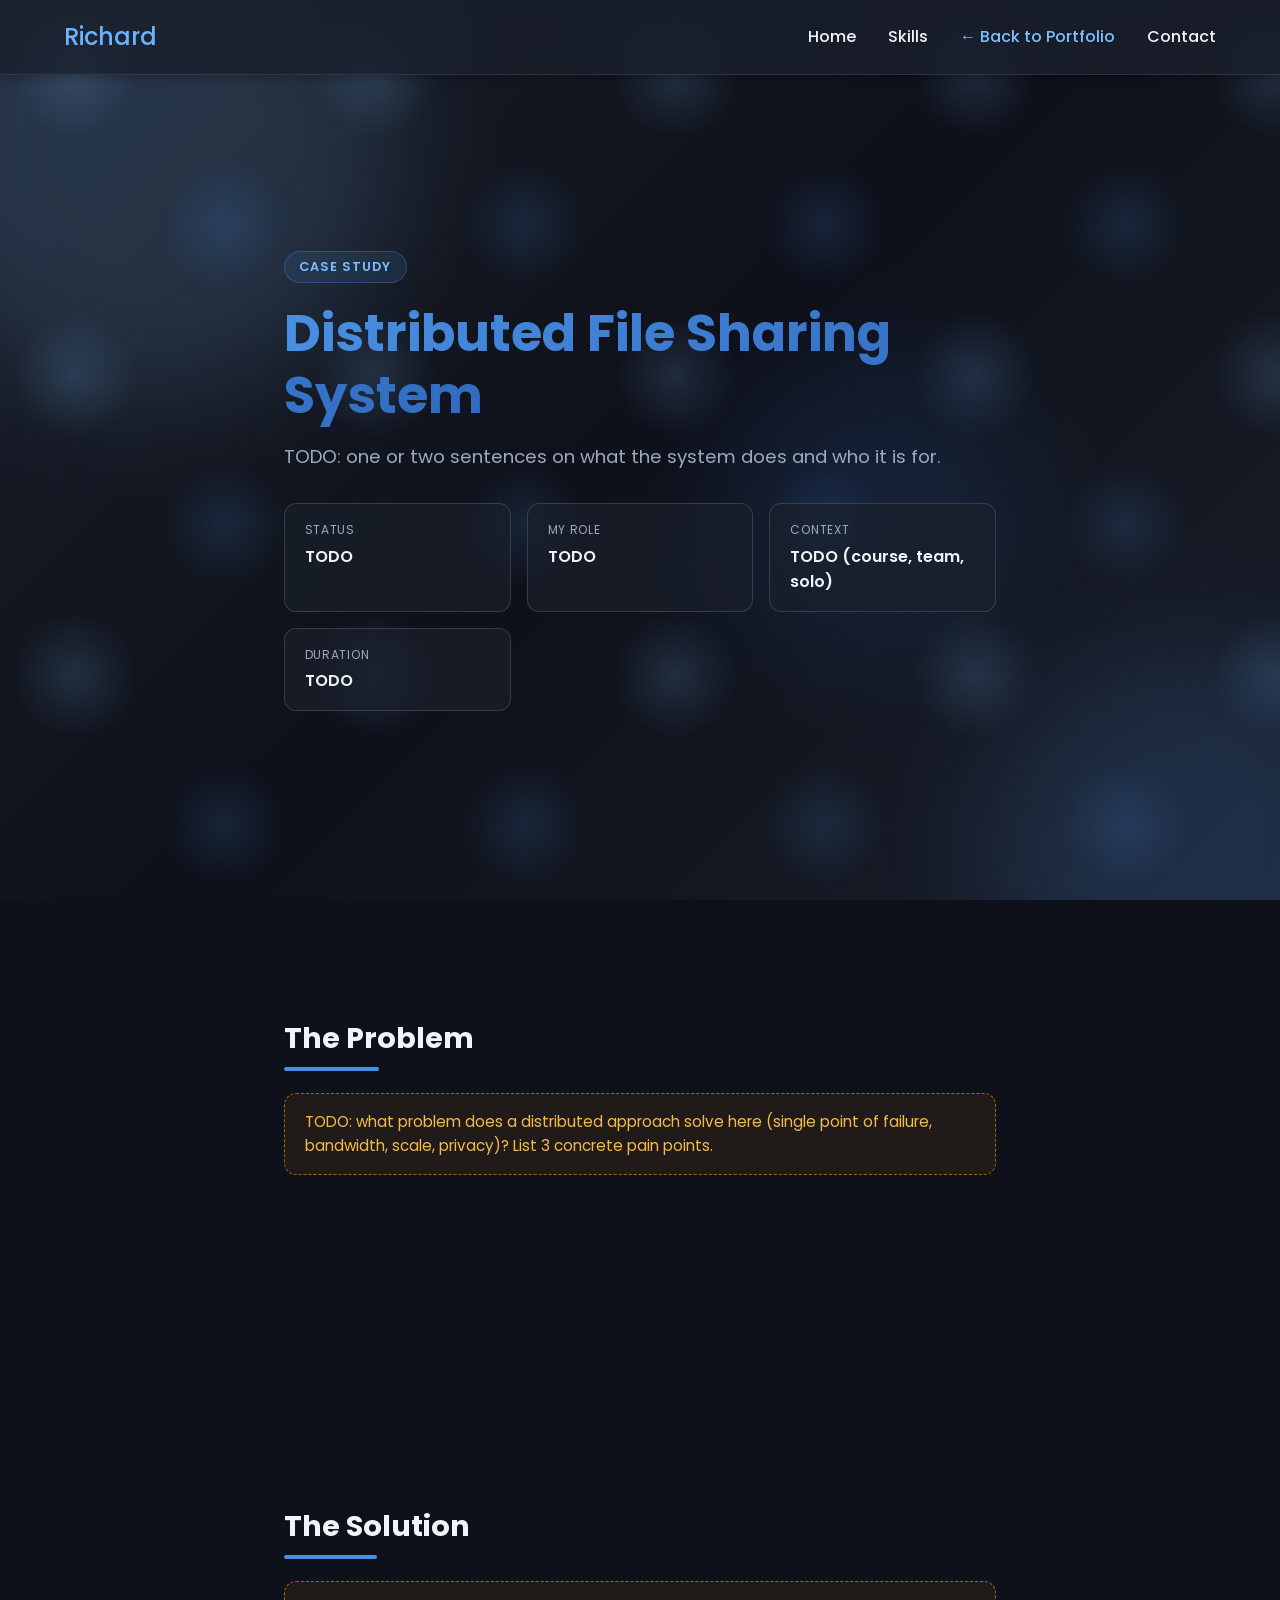
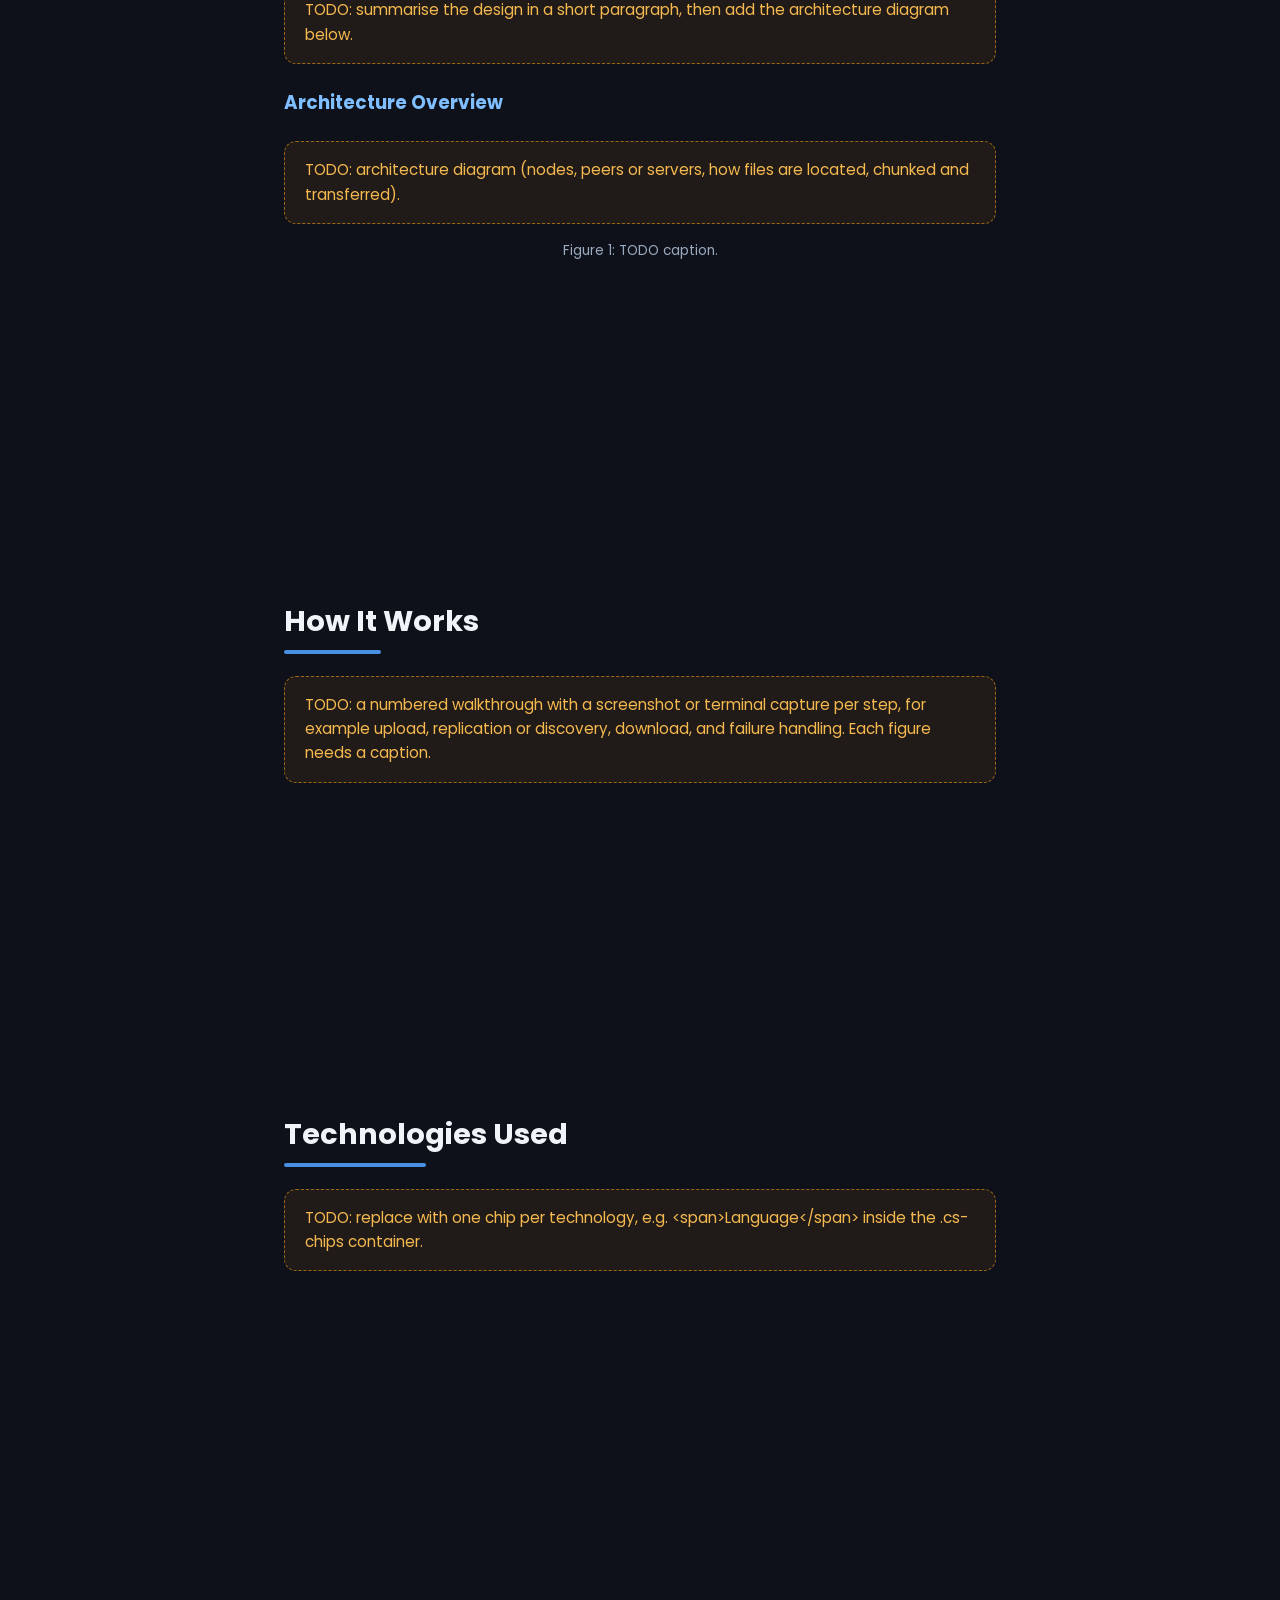
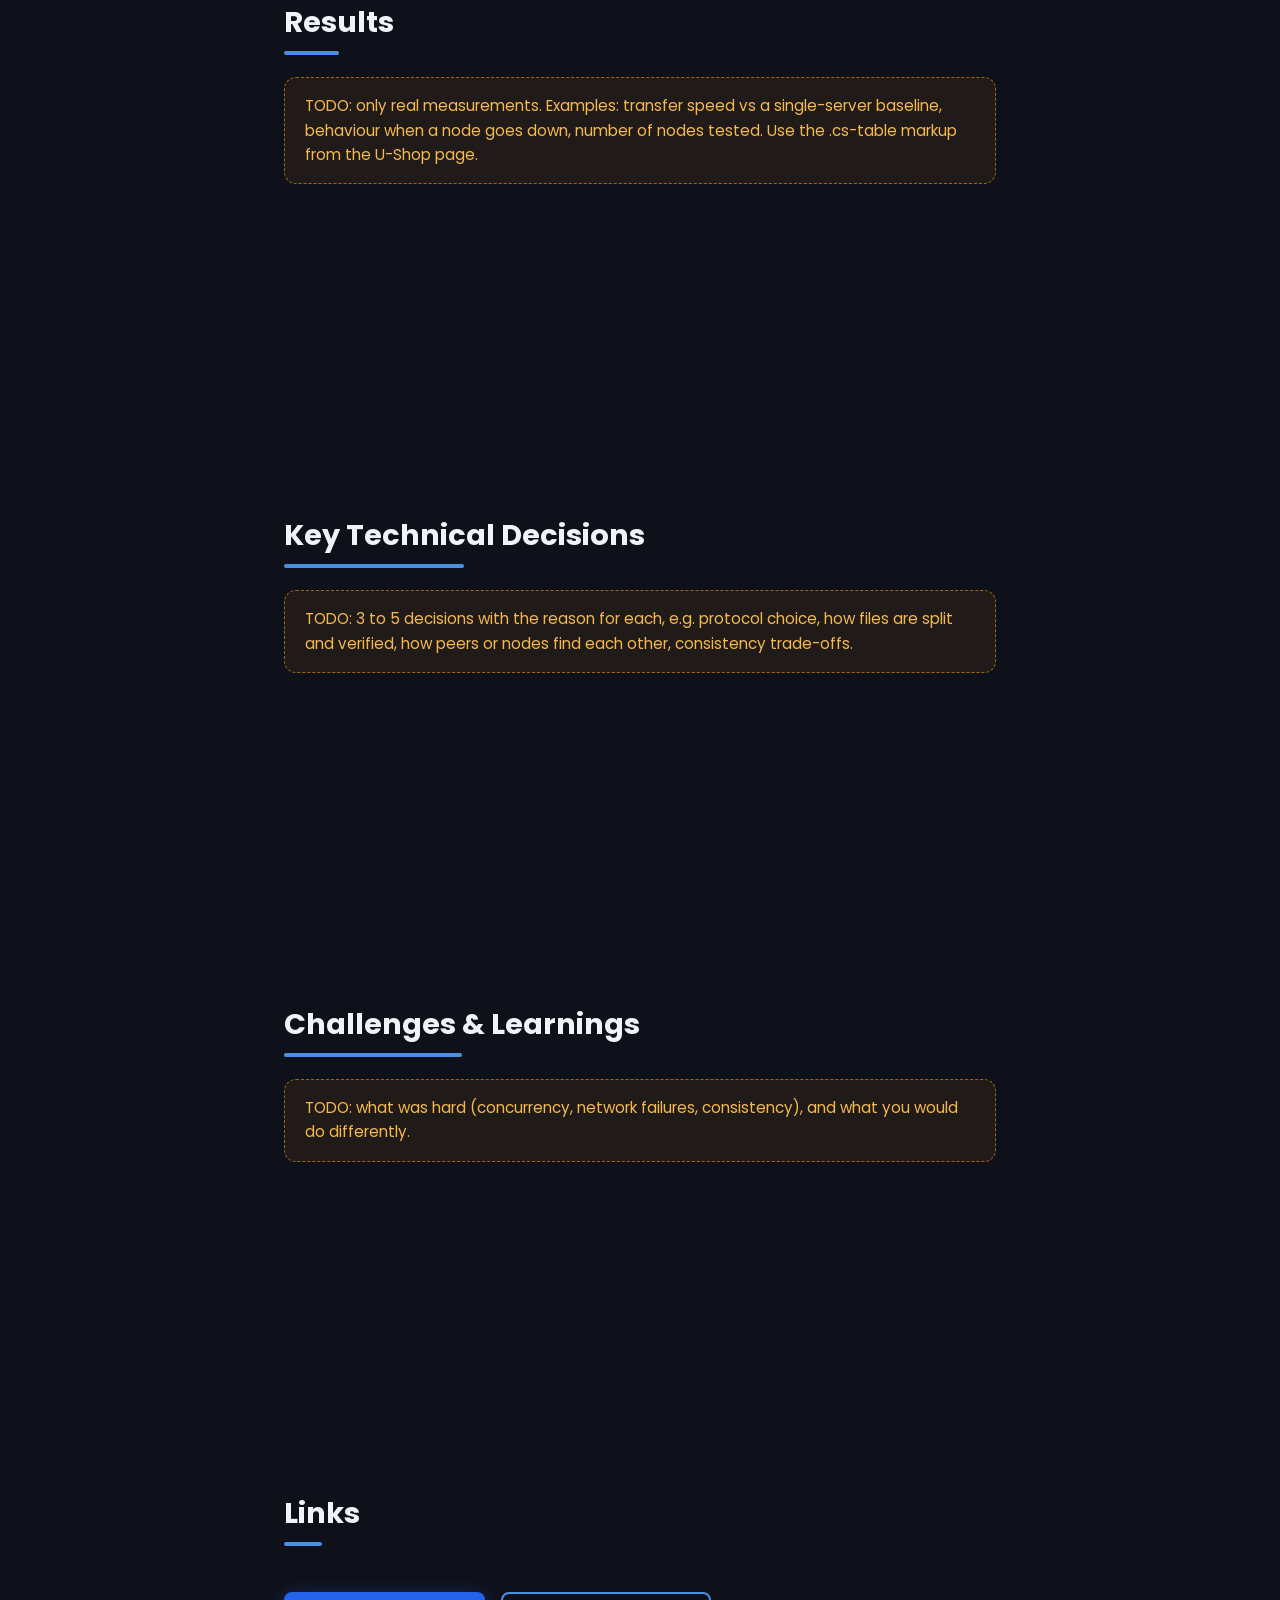
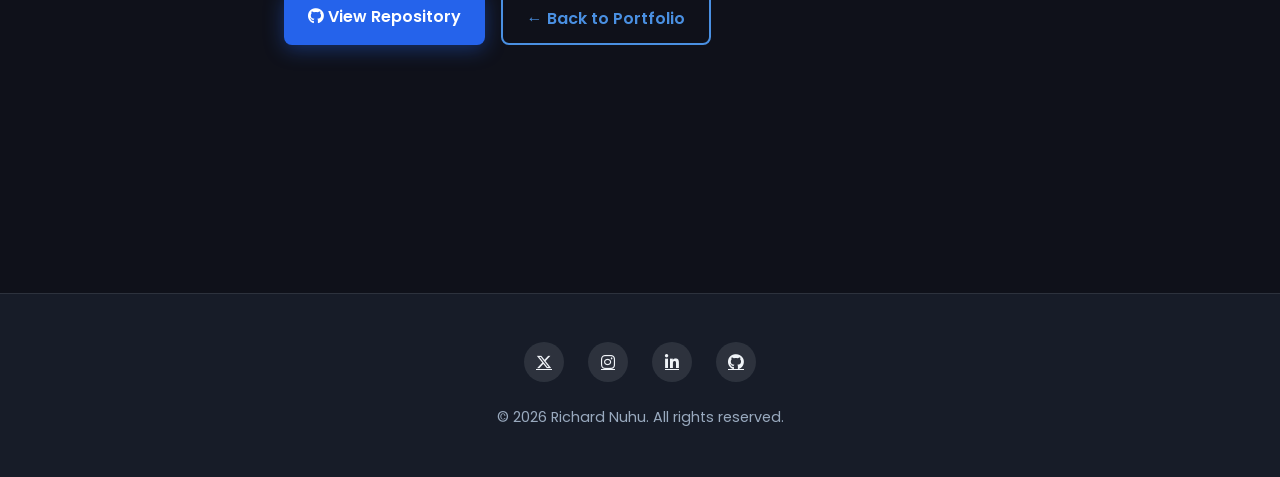
<file: case-study-file-sharing.html>
<!DOCTYPE html>
<html lang="en">
<head>
  <meta charset="UTF-8" />
  <meta name="viewport" content="width=device-width, initial-scale=1.0" />
  <title>Distributed File Sharing System Case Study | Richard Nuhu</title>
  <meta name="description" content="Case study: a distributed file sharing system by Richard Nuhu.">
  <!-- TEMPLATE: remove this noindex tag once every TODO block below is replaced with real content. -->
  <meta name="robots" content="noindex, nofollow">
  <link rel="canonical" href="https://richardnuhu.dev/case-study-file-sharing.html">

  <link rel="icon" type="image/png" href="asset/favicon.png">
  <link rel="stylesheet" href="https://cdnjs.cloudflare.com/ajax/libs/font-awesome/6.5.2/css/all.min.css">
  <link href="https://fonts.googleapis.com/css2?family=Poppins:wght@300;400;500;600;700&display=swap" rel="stylesheet">
  <link rel="stylesheet" href="css/styles.css" />
  <link rel="stylesheet" href="css/case-study.css" />
</head>
<body>
  <a href="#main-content" class="skip-to-content">Skip to main content</a>

  <div class="bg-wrapper">
    <div class="bg-gradient"></div>
    <div class="bg-pattern"></div>
    <div class="bg-shapes">
      <div class="bg-shape bg-shape-1"></div>
      <div class="bg-shape bg-shape-2"></div>
      <div class="bg-shape bg-shape-3"></div>
    </div>
  </div>

  <nav class="cs-nav" aria-label="Main navigation">
    <div class="nav-logo"><a href="index.html">Richard</a></div>
    <div class="nav-links">
      <a href="index.html">Home</a>
      <a href="index.html#skills">Skills</a>
      <a href="index.html#portfolio" class="cs-back">&larr; Back to Portfolio</a>
      <a href="index.html#contact">Contact</a>
    </div>
    <button class="mobile-menu-btn" aria-label="Toggle navigation menu">
      <i class="fas fa-bars" aria-hidden="true"></i>
    </button>
  </nav>

  <main id="main-content" class="cs-main">

    <header class="cs-hero">
      <span class="cs-eyebrow">Case Study</span>
      <h1><span>Distributed File Sharing System</span></h1>
      <p class="cs-lead">TODO: one or two sentences on what the system does and who it is for.</p>

      <dl class="cs-facts">
        <div class="cs-fact"><dt>Status</dt><dd>TODO</dd></div>
        <div class="cs-fact"><dt>My role</dt><dd>TODO</dd></div>
        <div class="cs-fact"><dt>Context</dt><dd>TODO (course, team, solo)</dd></div>
        <div class="cs-fact"><dt>Duration</dt><dd>TODO</dd></div>
      </dl>
    </header>

    <section class="cs-section" aria-labelledby="problem">
      <h2 id="problem">The Problem</h2>
      <div class="cs-todo">TODO: what problem does a distributed approach solve here (single point of failure, bandwidth, scale, privacy)? List 3 concrete pain points.</div>
    </section>

    <section class="cs-section" aria-labelledby="solution">
      <h2 id="solution">The Solution</h2>
      <div class="cs-todo">TODO: summarise the design in a short paragraph, then add the architecture diagram below.</div>
      <h3>Architecture Overview</h3>
      <figure class="cs-figure">
        <!-- Replace with: <img src="asset/file-sharing-architecture.png" alt="Describe the diagram" loading="lazy"> -->
        <div class="cs-todo">TODO: architecture diagram (nodes, peers or servers, how files are located, chunked and transferred).</div>
        <figcaption>Figure 1: TODO caption.</figcaption>
      </figure>
    </section>

    <section class="cs-section" aria-labelledby="walkthrough">
      <h2 id="walkthrough">How It Works</h2>
      <div class="cs-todo">TODO: a numbered walkthrough with a screenshot or terminal capture per step, for example upload, replication or discovery, download, and failure handling. Each figure needs a caption.</div>
    </section>

    <section class="cs-section" aria-labelledby="stack">
      <h2 id="stack">Technologies Used</h2>
      <div class="cs-todo">TODO: replace with one chip per technology, e.g. &lt;span&gt;Language&lt;/span&gt; inside the .cs-chips container.</div>
    </section>

    <section class="cs-section" aria-labelledby="results">
      <h2 id="results">Results</h2>
      <div class="cs-todo">TODO: only real measurements. Examples: transfer speed vs a single-server baseline, behaviour when a node goes down, number of nodes tested. Use the .cs-table markup from the U-Shop page.</div>
    </section>

    <section class="cs-section" aria-labelledby="decisions">
      <h2 id="decisions">Key Technical Decisions</h2>
      <div class="cs-todo">TODO: 3 to 5 decisions with the reason for each, e.g. protocol choice, how files are split and verified, how peers or nodes find each other, consistency trade-offs.</div>
    </section>

    <section class="cs-section" aria-labelledby="learnings">
      <h2 id="learnings">Challenges &amp; Learnings</h2>
      <div class="cs-todo">TODO: what was hard (concurrency, network failures, consistency), and what you would do differently.</div>
    </section>

    <section class="cs-section" aria-labelledby="links">
      <h2 id="links">Links</h2>
      <div class="cs-cta">
        <!-- TODO: replace # with the real repository URL -->
        <a href="#" class="btn btn-primary" target="_blank" rel="noopener noreferrer"><i class="fab fa-github" aria-hidden="true"></i> View Repository</a>
        <a href="index.html#portfolio" class="btn btn-outline">&larr; Back to Portfolio</a>
      </div>
    </section>
  </main>

  <footer>
    <div class="social-links">
      <a href="https://x.com/QwesiKuranchie" class="social-link" target="_blank" rel="noopener noreferrer" aria-label="X (formerly Twitter)"><i class="fab fa-x-twitter" aria-hidden="true"></i></a>
      <a href="https://www.instagram.com/QweciKuranchie" class="social-link" target="_blank" rel="noopener noreferrer" aria-label="Instagram"><i class="fab fa-instagram" aria-hidden="true"></i></a>
      <a href="https://linkedin.com/in/richard-nuhu" class="social-link" target="_blank" rel="noopener noreferrer" aria-label="LinkedIn"><i class="fab fa-linkedin-in" aria-hidden="true"></i></a>
      <a href="https://github.com/QweciKuranchie" class="social-link" target="_blank" rel="noopener noreferrer" aria-label="GitHub"><i class="fab fa-github" aria-hidden="true"></i></a>
    </div>
    <p class="copyright">&copy; 2026 Richard Nuhu. All rights reserved.</p>
  </footer>

  <script>
    (function () {
      var btn = document.querySelector('.mobile-menu-btn');
      var links = document.querySelector('.nav-links');
      if (!btn || !links) return;
      btn.addEventListener('click', function () { links.classList.toggle('active'); });
      links.addEventListener('click', function (e) {
        if (e.target.tagName === 'A') links.classList.remove('active');
      });
    })();
  </script>
</body>
</html>
</file>
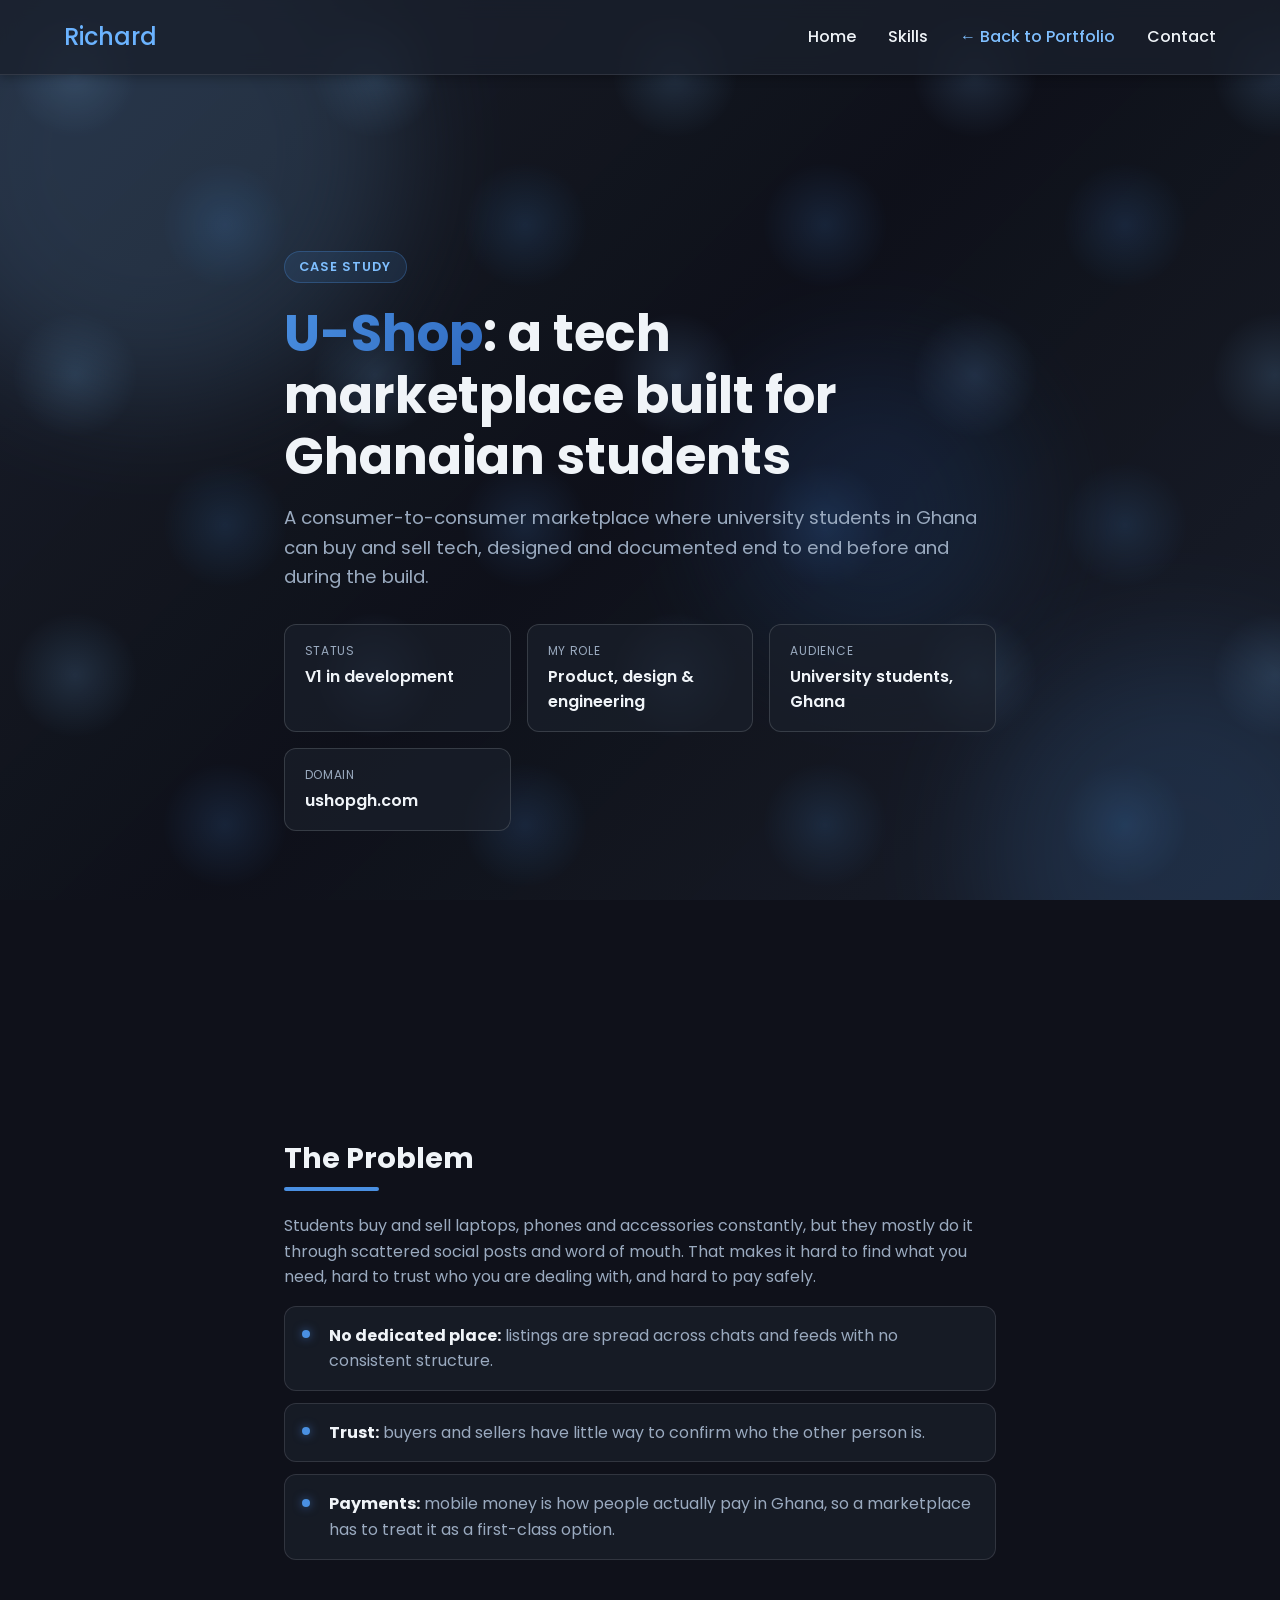
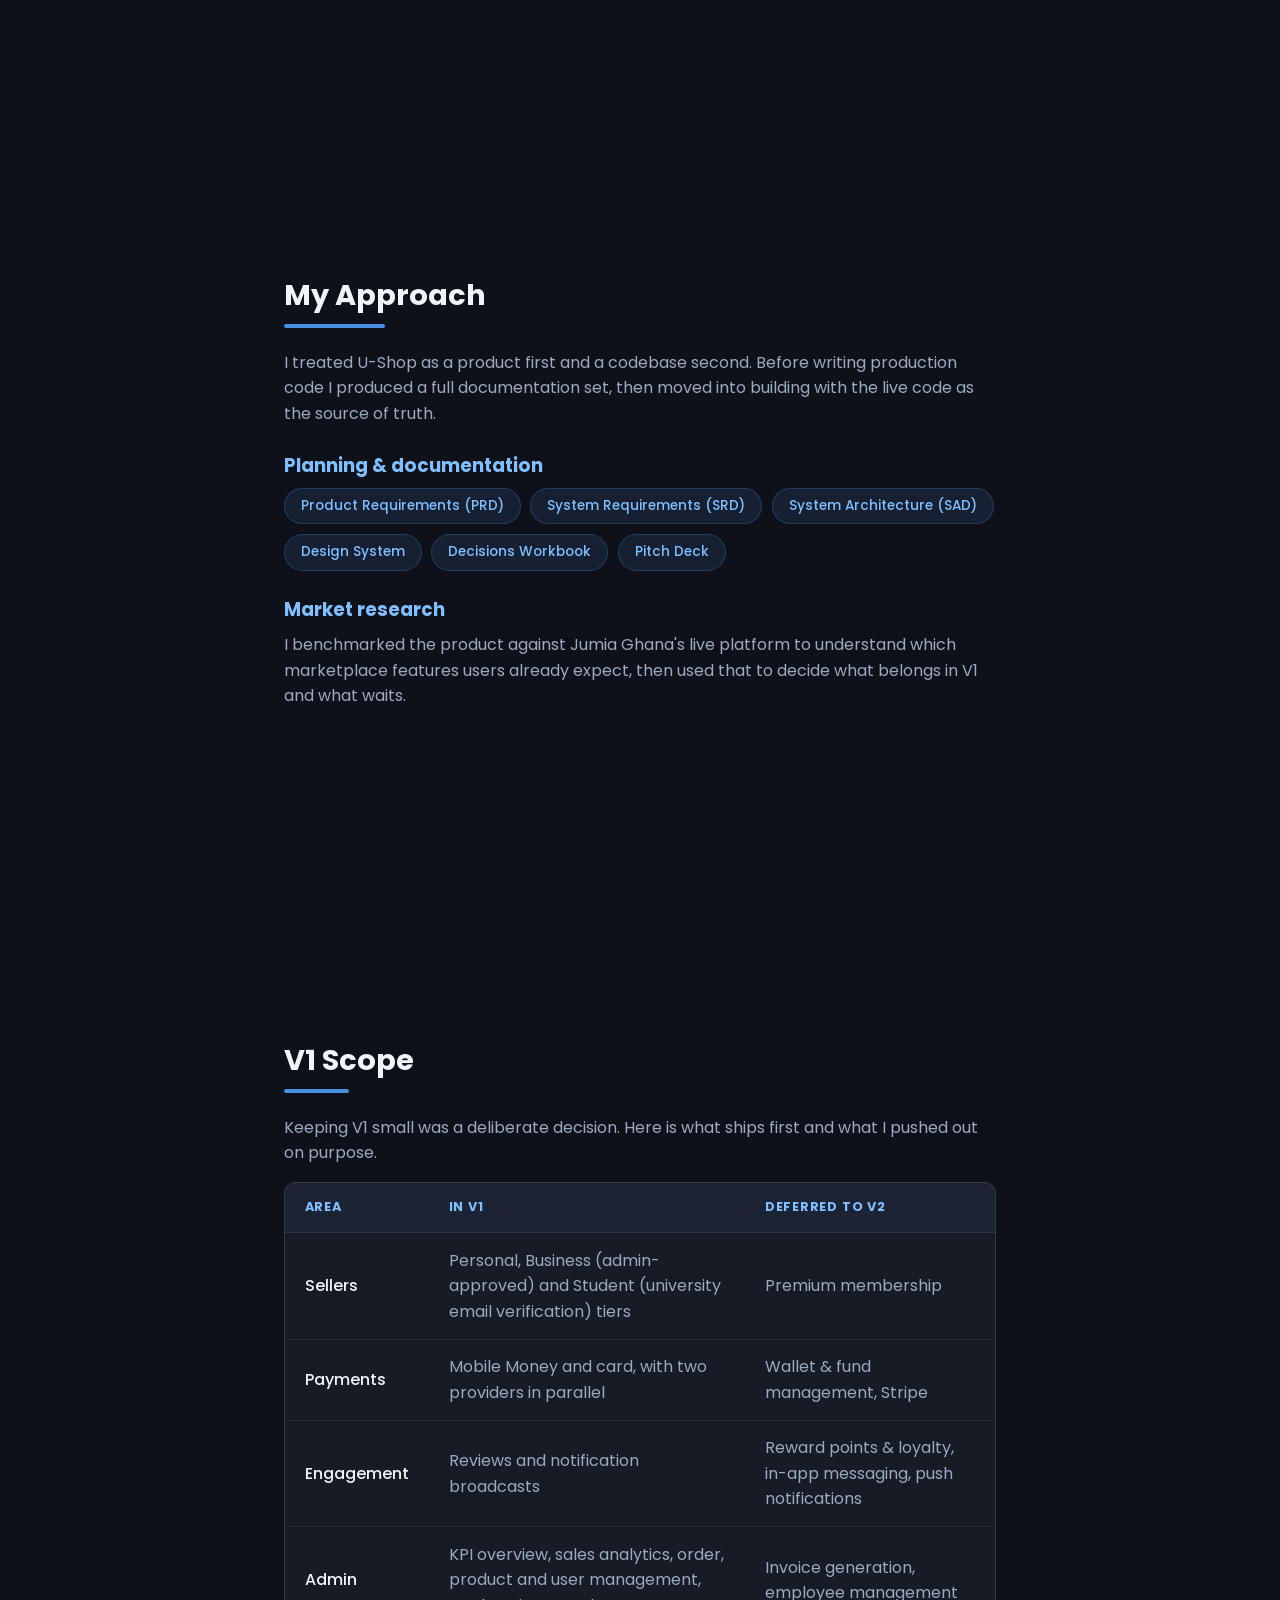
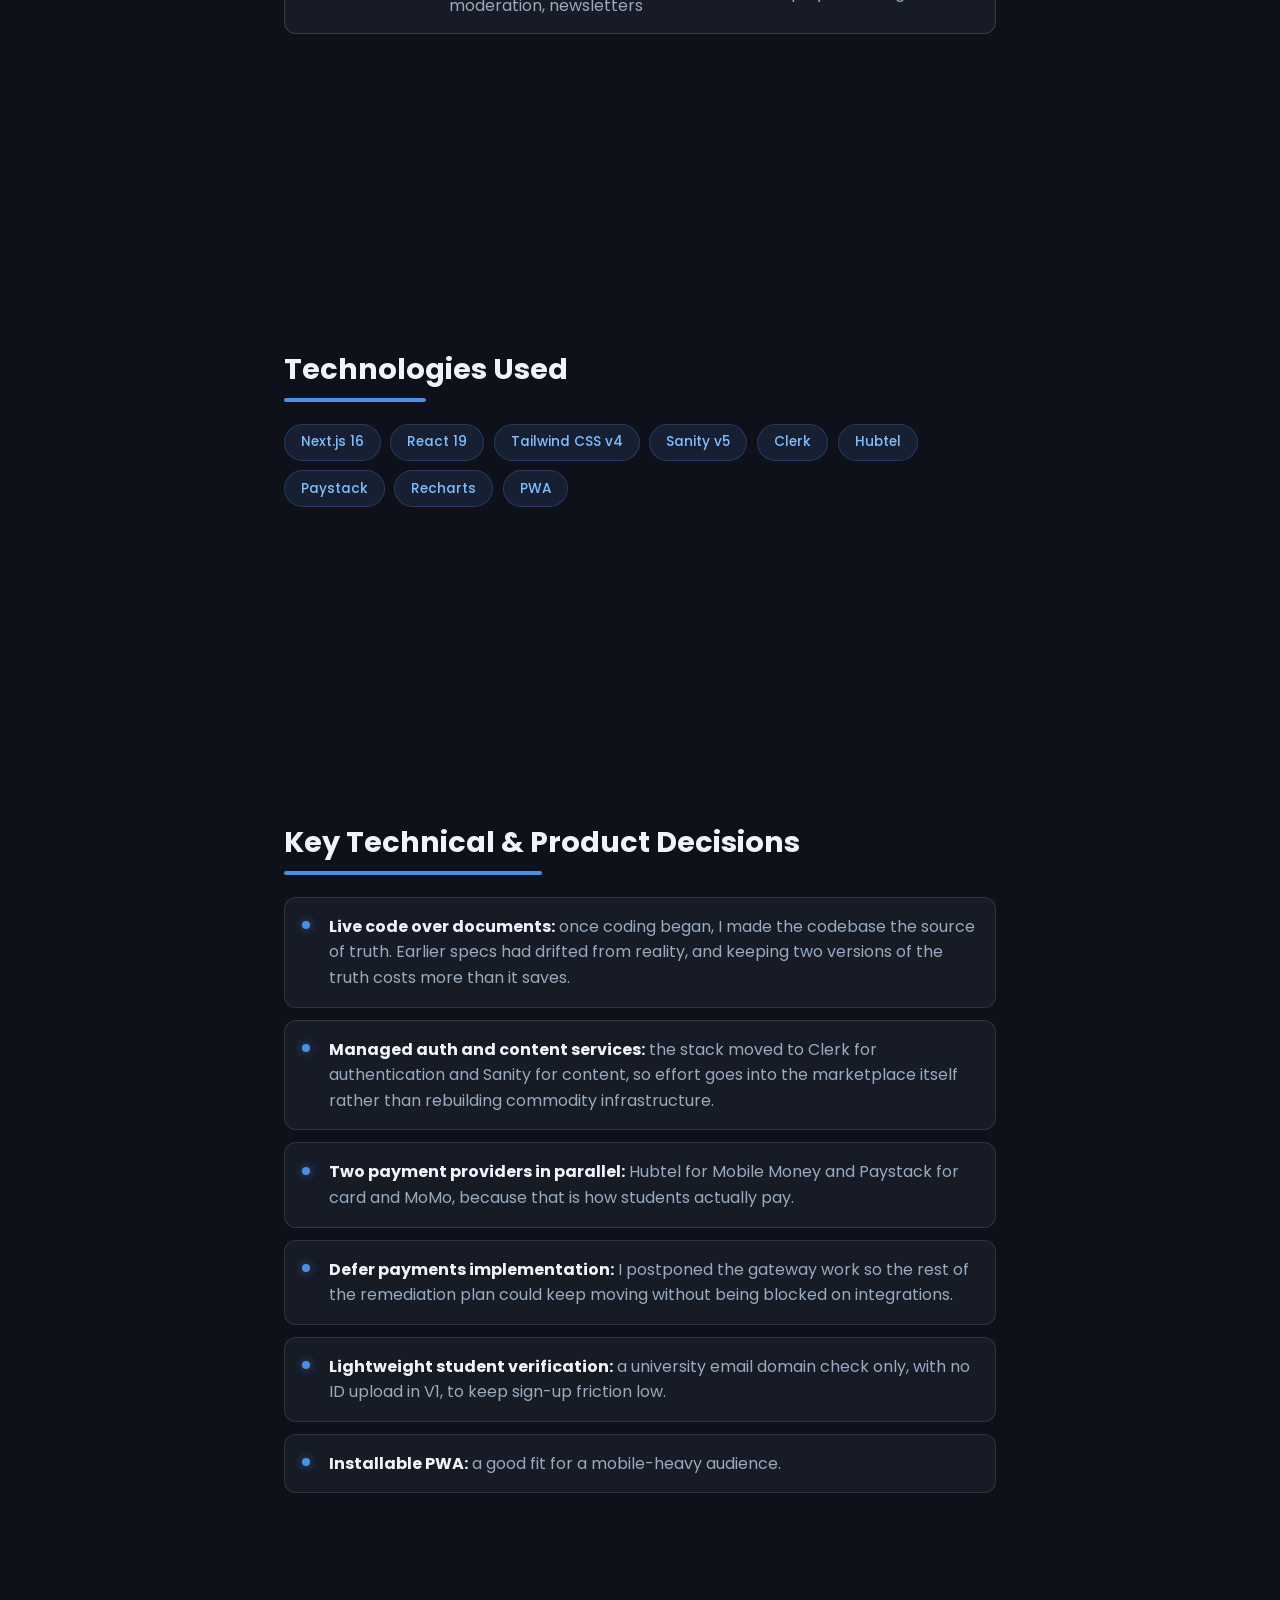
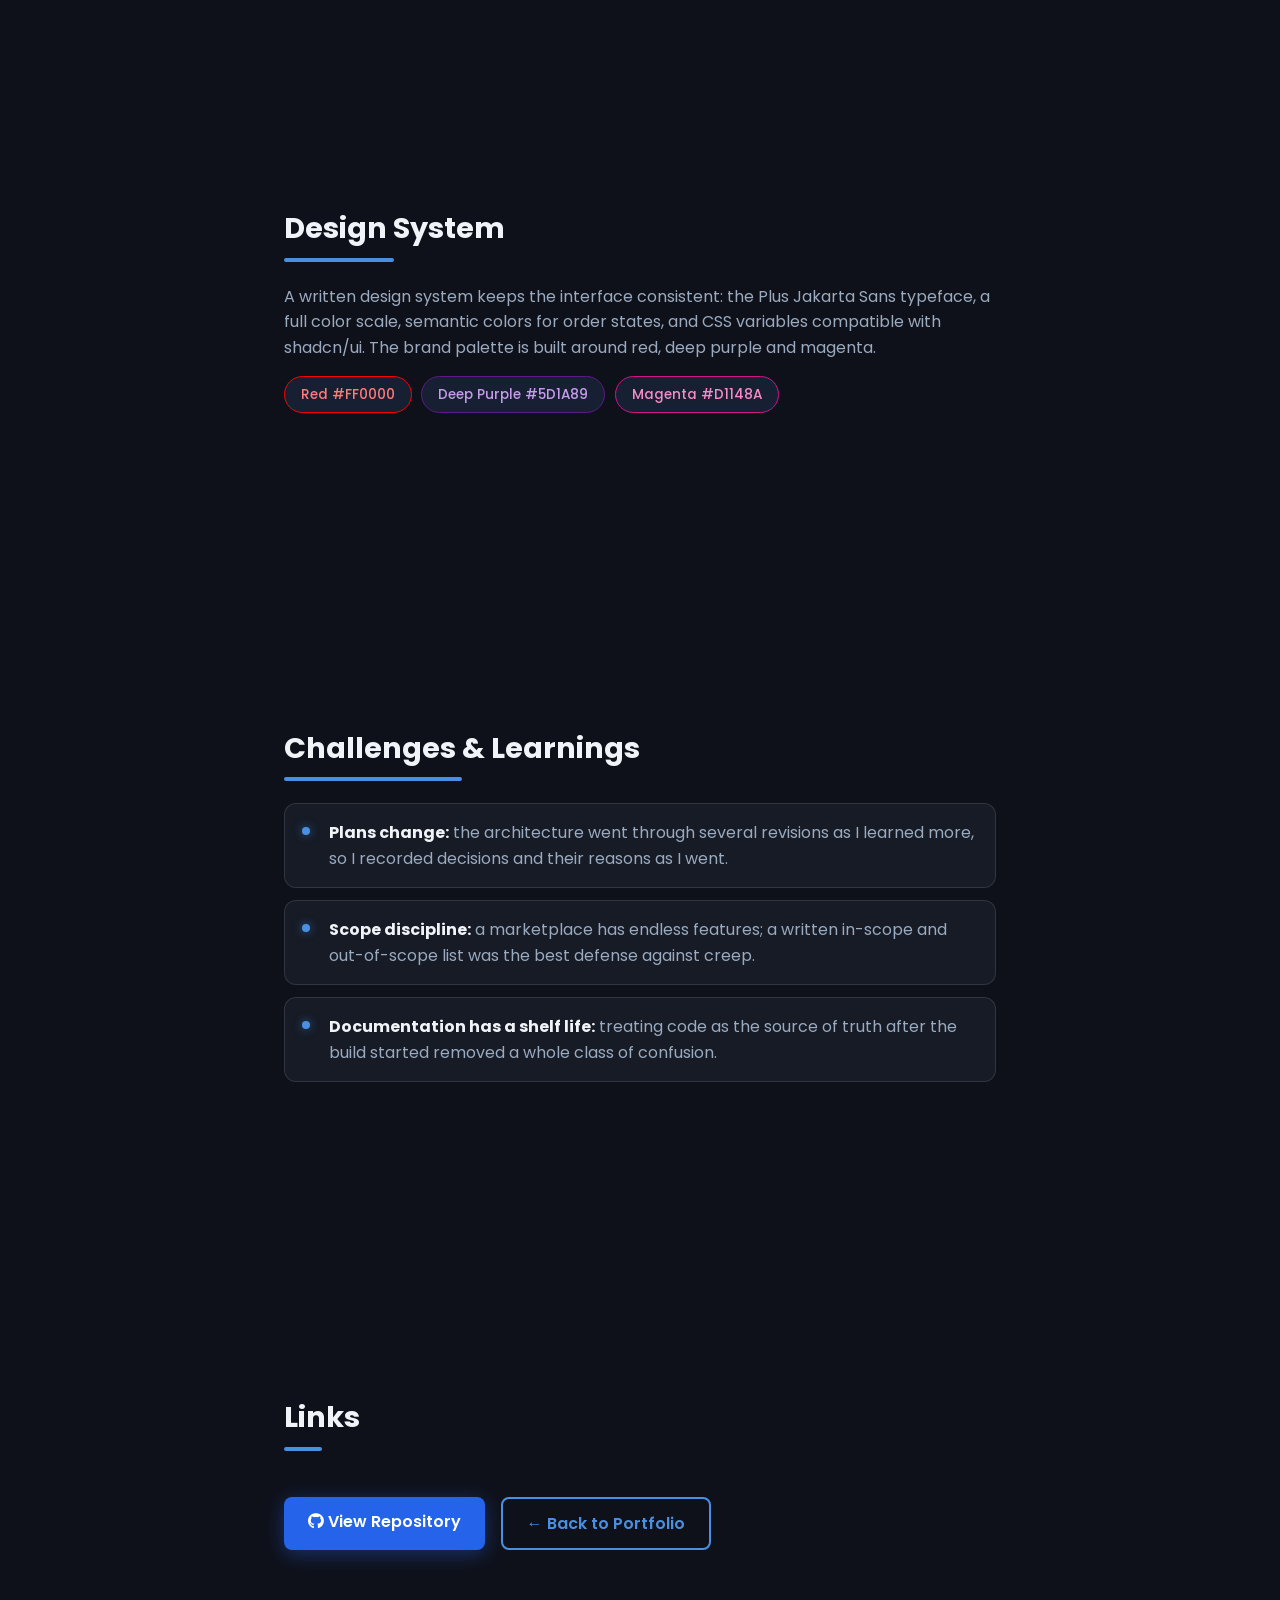
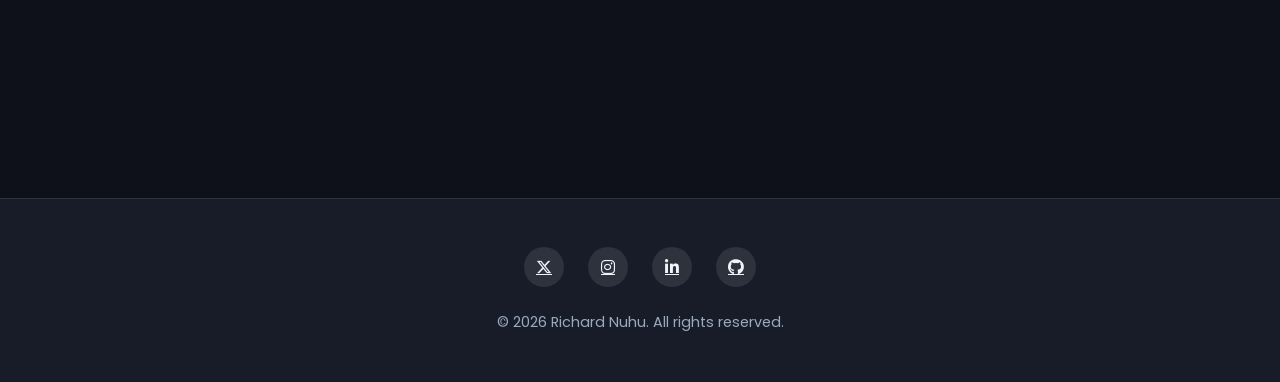
<file: case-study-ushop.html>
<!DOCTYPE html>
<html lang="en">
<head>
  <meta charset="UTF-8" />
  <meta name="viewport" content="width=device-width, initial-scale=1.0" />
  <title>U-Shop Case Study | Richard Nuhu</title>
  <meta name="description" content="Case study: U-Shop, a peer-to-peer tech marketplace for university students in Ghana. Planning, architecture, and build decisions by Richard Nuhu.">
  <link rel="canonical" href="https://richardnuhu.dev/case-study-ushop.html">

  <meta property="og:type" content="article">
  <meta property="og:title" content="U-Shop Case Study | Richard Nuhu">
  <meta property="og:description" content="A peer-to-peer tech marketplace for university students in Ghana: planning, architecture and build decisions.">
  <meta property="og:image" content="https://richardnuhu.dev/asset/Richard 1.jpg">
  <meta name="twitter:card" content="summary_large_image">

  <link rel="icon" type="image/png" href="asset/favicon.png">
  <link rel="stylesheet" href="https://cdnjs.cloudflare.com/ajax/libs/font-awesome/6.5.2/css/all.min.css">
  <link href="https://fonts.googleapis.com/css2?family=Poppins:wght@300;400;500;600;700&display=swap" rel="stylesheet">
  <link rel="stylesheet" href="css/styles.css" />
  <link rel="stylesheet" href="css/case-study.css" />
</head>
<body>
  <a href="#main-content" class="skip-to-content">Skip to main content</a>

  <div class="bg-wrapper">
    <div class="bg-gradient"></div>
    <div class="bg-pattern"></div>
    <div class="bg-shapes">
      <div class="bg-shape bg-shape-1"></div>
      <div class="bg-shape bg-shape-2"></div>
      <div class="bg-shape bg-shape-3"></div>
    </div>
  </div>

  <nav class="cs-nav" aria-label="Main navigation">
    <div class="nav-logo"><a href="index.html">Richard</a></div>
    <div class="nav-links">
      <a href="index.html">Home</a>
      <a href="index.html#skills">Skills</a>
      <a href="index.html#portfolio" class="cs-back">&larr; Back to Portfolio</a>
      <a href="index.html#contact">Contact</a>
    </div>
    <button class="mobile-menu-btn" aria-label="Toggle navigation menu">
      <i class="fas fa-bars" aria-hidden="true"></i>
    </button>
  </nav>

  <main id="main-content" class="cs-main">

    <header class="cs-hero">
      <span class="cs-eyebrow">Case Study</span>
      <h1><span>U-Shop</span>: a tech marketplace built for Ghanaian students</h1>
      <p class="cs-lead">A consumer-to-consumer marketplace where university students in Ghana can buy and sell tech, designed and documented end to end before and during the build.</p>

      <dl class="cs-facts">
        <div class="cs-fact"><dt>Status</dt><dd>V1 in development</dd></div>
        <div class="cs-fact"><dt>My role</dt><dd>Product, design &amp; engineering</dd></div>
        <div class="cs-fact"><dt>Audience</dt><dd>University students, Ghana</dd></div>
        <div class="cs-fact"><dt>Domain</dt><dd>ushopgh.com</dd></div>
      </dl>
    </header>

    <section class="cs-section" aria-labelledby="problem">
      <h2 id="problem">The Problem</h2>
      <p>Students buy and sell laptops, phones and accessories constantly, but they mostly do it through scattered social posts and word of mouth. That makes it hard to find what you need, hard to trust who you are dealing with, and hard to pay safely.</p>
      <ul class="cs-list">
        <li><strong>No dedicated place:</strong> listings are spread across chats and feeds with no consistent structure.</li>
        <li><strong>Trust:</strong> buyers and sellers have little way to confirm who the other person is.</li>
        <li><strong>Payments:</strong> mobile money is how people actually pay in Ghana, so a marketplace has to treat it as a first-class option.</li>
      </ul>
    </section>

    <section class="cs-section" aria-labelledby="approach">
      <h2 id="approach">My Approach</h2>
      <p>I treated U-Shop as a product first and a codebase second. Before writing production code I produced a full documentation set, then moved into building with the live code as the source of truth.</p>

      <h3>Planning &amp; documentation</h3>
      <div class="cs-chips">
        <span>Product Requirements (PRD)</span>
        <span>System Requirements (SRD)</span>
        <span>System Architecture (SAD)</span>
        <span>Design System</span>
        <span>Decisions Workbook</span>
        <span>Pitch Deck</span>
      </div>

      <h3>Market research</h3>
      <p>I benchmarked the product against Jumia Ghana's live platform to understand which marketplace features users already expect, then used that to decide what belongs in V1 and what waits.</p>
    </section>

    <section class="cs-section" aria-labelledby="scope">
      <h2 id="scope">V1 Scope</h2>
      <p>Keeping V1 small was a deliberate decision. Here is what ships first and what I pushed out on purpose.</p>
      <div class="cs-table-wrap">
        <table class="cs-table">
          <thead>
            <tr><th scope="col">Area</th><th scope="col">In V1</th><th scope="col">Deferred to V2</th></tr>
          </thead>
          <tbody>
            <tr><td>Sellers</td><td>Personal, Business (admin-approved) and Student (university email verification) tiers</td><td>Premium membership</td></tr>
            <tr><td>Payments</td><td>Mobile Money and card, with two providers in parallel</td><td>Wallet &amp; fund management, Stripe</td></tr>
            <tr><td>Engagement</td><td>Reviews and notification broadcasts</td><td>Reward points &amp; loyalty, in-app messaging, push notifications</td></tr>
            <tr><td>Admin</td><td>KPI overview, sales analytics, order, product and user management, moderation, newsletters</td><td>Invoice generation, employee management</td></tr>
          </tbody>
        </table>
      </div>
    </section>

    <section class="cs-section" aria-labelledby="stack">
      <h2 id="stack">Technologies Used</h2>
      <div class="cs-chips">
        <span>Next.js 16</span>
        <span>React 19</span>
        <span>Tailwind CSS v4</span>
        <span>Sanity v5</span>
        <span>Clerk</span>
        <span>Hubtel</span>
        <span>Paystack</span>
        <span>Recharts</span>
        <span>PWA</span>
      </div>
    </section>

    <section class="cs-section" aria-labelledby="decisions">
      <h2 id="decisions">Key Technical &amp; Product Decisions</h2>
      <ul class="cs-list">
        <li><strong>Live code over documents:</strong> once coding began, I made the codebase the source of truth. Earlier specs had drifted from reality, and keeping two versions of the truth costs more than it saves.</li>
        <li><strong>Managed auth and content services:</strong> the stack moved to Clerk for authentication and Sanity for content, so effort goes into the marketplace itself rather than rebuilding commodity infrastructure.</li>
        <li><strong>Two payment providers in parallel:</strong> Hubtel for Mobile Money and Paystack for card and MoMo, because that is how students actually pay.</li>
        <li><strong>Defer payments implementation:</strong> I postponed the gateway work so the rest of the remediation plan could keep moving without being blocked on integrations.</li>
        <li><strong>Lightweight student verification:</strong> a university email domain check only, with no ID upload in V1, to keep sign-up friction low.</li>
        <li><strong>Installable PWA:</strong> a good fit for a mobile-heavy audience.</li>
      </ul>
    </section>

    <section class="cs-section" aria-labelledby="design">
      <h2 id="design">Design System</h2>
      <p>A written design system keeps the interface consistent: the Plus Jakarta Sans typeface, a full color scale, semantic colors for order states, and CSS variables compatible with shadcn/ui. The brand palette is built around red, deep purple and magenta.</p>
      <div class="cs-chips" aria-label="Brand colors">
        <span style="border-color:#FF0000;color:#ff7a7a;">Red #FF0000</span>
        <span style="border-color:#5D1A89;color:#c79bea;">Deep Purple #5D1A89</span>
        <span style="border-color:#D1148A;color:#f58bc9;">Magenta #D1148A</span>
      </div>
    </section>

    <section class="cs-section" aria-labelledby="learnings">
      <h2 id="learnings">Challenges &amp; Learnings</h2>
      <ul class="cs-list">
        <li><strong>Plans change:</strong> the architecture went through several revisions as I learned more, so I recorded decisions and their reasons as I went.</li>
        <li><strong>Scope discipline:</strong> a marketplace has endless features; a written in-scope and out-of-scope list was the best defense against creep.</li>
        <li><strong>Documentation has a shelf life:</strong> treating code as the source of truth after the build started removed a whole class of confusion.</li>
      </ul>
    </section>

    <section class="cs-section" aria-labelledby="links">
      <h2 id="links">Links</h2>
      <div class="cs-cta">
        <a href="https://github.com/QweciKuranchie/UShop" class="btn btn-primary" target="_blank" rel="noopener noreferrer"><i class="fab fa-github" aria-hidden="true"></i> View Repository</a>
        <a href="index.html#portfolio" class="btn btn-outline">&larr; Back to Portfolio</a>
      </div>
    </section>
  </main>

  <footer>
    <div class="social-links">
      <a href="https://x.com/QwesiKuranchie" class="social-link" target="_blank" rel="noopener noreferrer" aria-label="X (formerly Twitter)"><i class="fab fa-x-twitter" aria-hidden="true"></i></a>
      <a href="https://www.instagram.com/QweciKuranchie" class="social-link" target="_blank" rel="noopener noreferrer" aria-label="Instagram"><i class="fab fa-instagram" aria-hidden="true"></i></a>
      <a href="https://linkedin.com/in/richard-nuhu" class="social-link" target="_blank" rel="noopener noreferrer" aria-label="LinkedIn"><i class="fab fa-linkedin-in" aria-hidden="true"></i></a>
      <a href="https://github.com/QweciKuranchie" class="social-link" target="_blank" rel="noopener noreferrer" aria-label="GitHub"><i class="fab fa-github" aria-hidden="true"></i></a>
    </div>
    <p class="copyright">&copy; 2026 Richard Nuhu. All rights reserved.</p>
  </footer>

  <script>
    (function () {
      var btn = document.querySelector('.mobile-menu-btn');
      var links = document.querySelector('.nav-links');
      if (!btn || !links) return;
      btn.addEventListener('click', function () { links.classList.toggle('active'); });
      links.addEventListener('click', function (e) {
        if (e.target.tagName === 'A') links.classList.remove('active');
      });
    })();
  </script>
</body>
</html>
</file>
<file: css/styles.css>
/* ========================================
   1. CSS Custom Properties
   ======================================== */
:root {
  --primary: #4A90E2;
  --primary-light: #7FBFFF;
  --dark: #1A202C;
  --darker: #0F111A;
  --light: #F0F4F8;
  --gray: #9AAABF;
  --gradient: linear-gradient(135deg, #4A90E2 0%, #306ABF 100%);
  --nav-height: 75px;
}

/* ========================================
   2. Reset & Base Styles
   ======================================== */
* {
  margin: 0;
  padding: 0;
  box-sizing: border-box;
  font-family: 'Poppins', sans-serif;
  -webkit-tap-highlight-color: transparent;
}

html {
  scroll-behavior: smooth;
  max-width: 100vw;
  overflow-x: hidden;
  touch-action: manipulation;
}

body {
  background-color: var(--darker);
  color: var(--light);
  position: relative;
  line-height: 1.6;
  overflow-x: hidden;
  max-width: 100vw;
  touch-action: manipulation;
}

/* ========================================
   3. Skip-to-Content
   ======================================== */
.skip-to-content {
  position: absolute;
  top: -100%;
  left: 0;
  padding: 0.75rem 1.5rem;
  background: var(--primary);
  color: white;
  z-index: 10000;
  transition: top 0.3s;
  text-decoration: none;
  font-weight: 600;
}
.skip-to-content:focus {
  top: 0;
}

/* ========================================
   4. Navigation
   ======================================== */
nav {
  position: fixed;
  top: 0;
  left: 0;
  right: 0;
  height: var(--nav-height);
  background: rgba(26, 32, 44, 0.8);
  backdrop-filter: blur(10px);
  display: flex;
  justify-content: space-between;
  align-items: center;
  padding: 0 5%;
  z-index: 1000;
  border-bottom: 1px solid rgba(240, 244, 248, 0.1);
  box-shadow: 0 2px 10px rgba(0,0,0,0.3);
}

.nav-logo {
  font-weight: 700;
  font-size: 1.5rem;
}

.nav-logo a {
  background: #6BB3FF;
  -webkit-background-clip: text;
  background-clip: text;
  color: transparent;
  text-decoration: none;
}

.nav-links {
  display: flex;
  gap: 2rem;
  align-items: center;
}

nav a {
  text-decoration: none;
  color: var(--light);
  font-weight: 500;
  position: relative;
  transition: all 0.3s ease;
}

.nav-links a:hover {
  color: var(--primary-light);
}

.nav-links a::after {
  content: '';
  position: absolute;
  width: 0;
  height: 2px;
  bottom: -5px;
  left: 0;
  background: var(--primary);
  transition: width 0.3s ease;
}

.nav-links a:hover::after {
  width: 100%;
  height: 3px;
}

.mobile-menu-btn {
  display: none;
  background: none;
  border: none;
  color: var(--light);
  font-size: 1.5rem;
  cursor: pointer;
}

/* ========================================
   5. Hero
   ======================================== */
header, section {
  padding: 8rem 5%;
  max-width: 1200px;
  margin: 0 auto;
  position: relative;
  z-index: 2;
  scroll-margin-top: calc(var(--nav-height) + 1.5rem);
}

section {
  margin-bottom: 4rem;
}

.hero {
  min-height: calc(100vh - var(--nav-height));
  margin-top: var(--nav-height);
  display: flex;
  align-items: center;
  position: relative;
  padding-top: 2rem;
  padding-bottom: 2rem;
}

.hero-content {
  max-width: 600px;
}

.hero h1 {
  font-size: clamp(2.5rem, 5vw, 4rem);
  font-weight: 700;
  margin-bottom: 1.5rem;
  line-height: 1.2;
}

.hero h1 span {
  background: var(--primary);
  -webkit-background-clip: text;
  background-clip: text;
  color: transparent;
}

.hero p {
  font-size: 1.25rem;
  color: var(--gray);
  margin-bottom: 2rem;
  max-width: 500px;
}

.typewriter {
  font-size: 1.25rem;
  color: var(--primary-light);
  margin-bottom: 2rem;
  height: 1.5em;
}

.btn {
  display: inline-block;
  padding: 0.75rem 1.5rem;
  border-radius: 0.5rem;
  font-weight: 600;
  text-decoration: none;
  transition: all 0.3s ease;
  cursor: pointer;
}

.btn-primary {
  background: #2563EB;
  color: white;
  box-shadow: 0 4px 20px rgba(37, 99, 235, 0.4);
}

.btn-primary:hover {
  background: #1D4FD8;
  transform: translateY(-5px);
  box-shadow: 0 8px 25px rgba(37, 99, 235, 0.6);
}

.btn-outline {
  border: 2px solid var(--primary);
  color: var(--primary);
  margin-left: 1rem;
}

.btn-outline:hover {
  background: rgba(74, 144, 226, 0.1);
}

.profile-pic {
  width: 340px;
  aspect-ratio: 3 / 4;
  object-fit: cover;
  border-radius: 20px;
  border: 5px solid rgba(74, 144, 226, 0.5);
  box-shadow: 0 25px 50px rgba(0,0,0,0.4);
  transition: all 0.5s ease;
  margin-left: auto;
}

.profile-pic:hover {
  transform: scale(1.05);
  box-shadow: 0 35px 70px rgba(0,0,0,0.5);
}

h2 {
  font-size: 2.5rem;
  margin-bottom: 3rem;
  position: relative;
  display: inline-block;
}

h2::after {
  content: '';
  position: absolute;
  width: 50%;
  height: 4px;
  bottom: -10px;
  left: 0;
  background: var(--primary);
  border-radius: 2px;
}

/* ========================================
   6. About
   ======================================== */
.about-content {
  display: flex;
  align-items: center;
  gap: 4rem;
}

.about-text {
  flex: 1;
}

.about-text p {
  margin-bottom: 1.5rem;
  color: var(--gray);
}

.about-illustration {
  flex: 1;
  text-align: center;
}

.about-illustration img {
  max-width: 100%;
  height: auto;
  border-radius: 1rem;
}

/* ========================================
   7. Skills
   ======================================== */
.skills-tabs {
  display: flex;
  justify-content: center;
  flex-wrap: wrap;
  gap: 0.8rem;
  margin-bottom: 3rem;
}

.tab-btn {
  background: rgba(26, 32, 44, 0.7);
  border: 1px solid rgba(240, 244, 248, 0.1);
  color: var(--gray);
  padding: 0.7rem 1.5rem;
  border-radius: 50px;
  font-size: 0.95rem;
  font-weight: 500;
  cursor: pointer;
  transition: all 0.3s cubic-bezier(0.4, 0, 0.2, 1);
}

.tab-btn:hover {
  background: rgba(74, 144, 226, 0.1);
  color: var(--light);
  border-color: rgba(74, 144, 226, 0.3);
  transform: translateY(-2px);
}

.tab-btn.active {
  background: var(--primary);
  color: white;
  border-color: var(--primary);
  box-shadow: 0 5px 15px rgba(74, 144, 226, 0.4);
}

.skills-container {
  display: grid;
  grid-template-columns: repeat(auto-fill, minmax(150px, 1fr));
  gap: 1.5rem;
}

.skill-box {
  background: rgba(26, 32, 44, 0.7);
  border: 1px solid rgba(240, 244, 248, 0.2);
  padding: 2rem 1rem;
  text-align: center;
  border-radius: 0.75rem;
  transition: all 0.3s cubic-bezier(0.4, 0, 0.2, 1);
}

.skill-box.hidden {
  display: none !important;
}

.skill-box:hover {
  transform: translateY(-10px);
  background: rgba(74, 144, 226, 0.15);
  border-color: var(--primary-light);
  box-shadow: 0 15px 30px rgba(0,0,0,0.3);
}

.skill-box i {
  font-size: 2.5rem;
  margin-bottom: 1rem;
  background: var(--primary);
  -webkit-background-clip: text;
  background-clip: text;
  color: transparent;
}

.skill-box h3 {
  font-size: 1.1rem;
  font-weight: 600;
}

/* ========================================
   7.5 Interests Section
   ======================================== */
.interests-grid {
  display: grid;
  grid-template-columns: repeat(auto-fit, minmax(min(320px, 100%), 1fr));
  gap: 2rem;
  margin-top: 1rem;
}

.interest-card {
  position: relative;
  background: rgba(26, 32, 44, 0.65);
  border: 1px solid rgba(240, 244, 248, 0.15);
  border-radius: 1rem;
  padding: 2.5rem 2rem;
  overflow: hidden;
  transition: all 0.4s cubic-bezier(0.165, 0.84, 0.44, 1);
  display: flex;
  flex-direction: column;
  height: 100%;
}

.interest-card::before {
  content: '';
  position: absolute;
  top: 0;
  left: 0;
  width: 100%;
  height: 100%;
  background: radial-gradient(circle at 80% 20%, rgba(74, 144, 226, 0.1) 0%, transparent 50%);
  opacity: 0;
  transition: opacity 0.4s ease;
  z-index: 1;
}

.interest-card:hover {
  transform: translateY(-8px);
  border-color: rgba(74, 144, 226, 0.4);
  box-shadow: 0 20px 40px rgba(0, 0, 0, 0.4), 
              0 0 20px rgba(74, 144, 226, 0.1);
  background: rgba(26, 32, 44, 0.85);
}

.interest-card:hover::before {
  opacity: 1;
}

.interest-glow {
  position: absolute;
  top: 0;
  left: 0;
  width: 100%;
  height: 100%;
  pointer-events: none;
  z-index: 0;
}

.interest-glow::after {
  content: '';
  position: absolute;
  top: -50px;
  right: -50px;
  width: 100px;
  height: 100px;
  background: var(--primary);
  filter: blur(40px);
  opacity: 0.15;
  transition: all 0.4s ease;
}

.interest-card:hover .interest-glow::after {
  opacity: 0.4;
  transform: scale(1.5);
}

.interest-icon {
  width: 60px;
  height: 60px;
  border-radius: 0.75rem;
  background: linear-gradient(135deg, rgba(74, 144, 226, 0.1) 0%, rgba(48, 106, 191, 0.2) 100%);
  border: 1px solid rgba(74, 144, 226, 0.2);
  display: flex;
  align-items: center;
  justify-content: center;
  margin-bottom: 1.5rem;
  transition: all 0.4s ease;
  position: relative;
  z-index: 2;
}

.interest-icon i {
  font-size: 1.75rem;
  background: var(--gradient);
  -webkit-background-clip: text;
  background-clip: text;
  color: transparent;
  transition: all 0.4s ease;
}

.interest-card:hover .interest-icon {
  transform: scale(1.1) rotate(5deg);
  border-color: var(--primary-light);
  box-shadow: 0 0 15px rgba(74, 144, 226, 0.3);
}

.interest-card h3 {
  font-size: 1.4rem;
  font-weight: 600;
  color: var(--light);
  margin-bottom: 1rem;
  position: relative;
  z-index: 2;
  transition: color 0.3s ease;
}

.interest-card:hover h3 {
  color: var(--primary-light);
}

.interest-card p {
  font-size: 0.95rem;
  color: var(--gray);
  line-height: 1.6;
  margin-bottom: 1.5rem;
  position: relative;
  z-index: 2;
  flex-grow: 1;
}

.interest-tags {
  list-style: none;
  padding: 0;
  display: flex;
  flex-wrap: wrap;
  gap: 0.5rem;
  position: relative;
  z-index: 2;
  margin-top: auto;
}

.interest-tags li span {
  display: inline-block;
  font-size: 0.8rem;
  font-weight: 500;
  color: var(--primary-light);
  background: rgba(74, 144, 226, 0.1);
  border: 1px solid rgba(74, 144, 226, 0.15);
  padding: 0.3rem 0.8rem;
  border-radius: 50px;
  transition: all 0.3s ease;
}

.interest-card:hover .interest-tags li span {
  background: rgba(74, 144, 226, 0.2);
  border-color: rgba(74, 144, 226, 0.4);
  color: white;
}

/* ========================================
   8. Certifications
   ======================================== */
.certifications-list {
  display: grid;
  grid-template-columns: repeat(auto-fill, minmax(min(300px, 100%), 1fr));
  gap: 2rem;
}
.cert-card {
  background: rgba(26, 32, 44, 0.7);
  border: 1px solid rgba(240, 244, 248, 0.2);
  border-radius: 0.75rem;
  padding: 1.5rem 1rem;
  display: flex;
  align-items: center;
  gap: 1.2rem;
  box-shadow: 0 4px 16px rgba(0,0,0,0.08);
  position: relative;
  overflow: hidden;
  transition: all 0.3s cubic-bezier(0.4, 0, 0.2, 1);
}

.cert-card::before {
  content: '';
  position: absolute;
  top: 0;
  left: 0;
  width: 4px;
  height: 100%;
  background: var(--primary);
  transition: width 0.3s ease;
  z-index: 1;
}

.cert-card:hover {
  transform: translateY(-5px);
  border-color: var(--primary-light);
  box-shadow: 0 10px 20px rgba(0, 0, 0, 0.3);
}

.cert-card:hover::before {
  width: 8px;
}

/* 1. Security / CISSP Card Glow */
.cert-premium-security {
  border-color: rgba(243, 156, 18, 0.4); /* Gold */
  background: linear-gradient(135deg, rgba(26, 32, 44, 0.7) 0%, rgba(38, 47, 65, 0.8) 100%);
}

.cert-premium-security::before {
  background: #F39C12; /* Gold */
}

.cert-premium-security:hover {
  border-color: #F39C12;
  box-shadow: 0 10px 25px rgba(243, 156, 18, 0.25);
}

.cert-premium-security .cert-icon-fa {
  color: #F39C12;
  background: none;
  -webkit-background-clip: unset;
  background-clip: unset;
}

/* 2. AI Card Glow */
.cert-ai {
  border-color: rgba(163, 0, 217, 0.4); /* Purple */
  background: linear-gradient(135deg, rgba(26, 32, 44, 0.7) 0%, rgba(45, 30, 65, 0.8) 100%);
}

.cert-ai::before {
  background: #A300D9; /* Deep Purple */
}

.cert-ai:hover {
  border-color: #A300D9;
  box-shadow: 0 10px 25px rgba(163, 0, 217, 0.25);
}

.cert-ai .cert-icon-fa {
  color: #A300D9;
  background: none;
  -webkit-background-clip: unset;
  background-clip: unset;
}

/* 3. freeCodeCamp brand icon styling */
.cert-card .fa-free-code-camp {
  background: linear-gradient(135deg, #0A0A23 0%, #1A1A3A 100%);
  -webkit-background-clip: text;
  background-clip: text;
  color: transparent;
}

/* Cert Badges */
.cert-badge {
  display: inline-block;
  padding: 0.15rem 0.6rem;
  border-radius: 4px;
  font-size: 0.65rem;
  font-weight: 600;
  letter-spacing: 0.03em;
  text-transform: uppercase;
  margin-bottom: 0.5rem;
}

.security-badge {
  background: rgba(243, 156, 18, 0.15);
  color: #F39C12;
  border: 1px solid rgba(243, 156, 18, 0.3);
}

.dev-badge {
  background: rgba(46, 204, 113, 0.15);
  color: #2ECC71;
  border: 1px solid rgba(46, 204, 113, 0.3);
}

.ai-badge {
  background: rgba(163, 0, 217, 0.15);
  color: #D68DFF;
  border: 1px solid rgba(163, 0, 217, 0.3);
}

.design-badge {
  background: rgba(52, 152, 219, 0.15);
  color: #3498DB;
  border: 1px solid rgba(52, 152, 219, 0.3);
}

.product-badge {
  background: rgba(155, 89, 182, 0.15);
  color: #9B59B6;
  border: 1px solid rgba(155, 89, 182, 0.3);
}

.tools-badge {
  background: rgba(149, 165, 166, 0.15);
  color: #BDC3C7;
  border: 1px solid rgba(149, 165, 166, 0.3);
}
.cert-icon-fa {
  font-size: 2.2rem;
  background: var(--gradient);
  -webkit-background-clip: text;
  background-clip: text;
  color: transparent;
  flex-shrink: 0;
}
.cert-info h4 {
  font-size: 1.05rem;
  color: var(--primary);
  margin-bottom: 0.3rem;
}
.cert-info p {
  color: var(--gray);
  font-size: 0.9rem;
}
.view-cert-link {
  display: inline-flex;
  align-items: center;
  gap: 0.4rem;
  color: var(--primary-light);
  text-decoration: none;
  font-size: 0.85rem;
  font-weight: 500;
  margin-top: 0.5rem;
  transition: color 0.3s;
}
.view-cert-link:hover {
  color: var(--primary);
}

/* ========================================
   9. Portfolio
   ======================================== */
.portfolio-grid {
  display: grid;
  grid-template-columns: repeat(auto-fill, minmax(min(300px, 100%), 1fr));
  gap: 2rem;
}

.project-card {
  background: rgba(26, 32, 44, 0.7);
  border-radius: 1rem;
  overflow: hidden;
  transition: all 0.3s ease;
  border: 1px solid rgba(240, 244, 248, 0.2);
  box-shadow: 0 10px 20px rgba(0,0,0,0.2);
  display: flex;
  flex-direction: column;
  height: 100%;
}

.project-card:hover {
  transform: translateY(-10px);
  box-shadow: 0 20px 40px rgba(0,0,0,0.4);
  border-color: var(--primary-light);
}

.project-image {
  width: 100%;
  height: 200px;
  object-fit: cover;
}

.project-info {
  padding: 1.5rem;
  display: flex;
  flex-direction: column;
  flex-grow: 1;
}

.project-info h3 {
  font-size: 1.25rem;
  margin-bottom: 0.5rem;
}

.project-info p {
  color: var(--gray);
  margin-bottom: 1rem;
  font-size: 0.9rem;
}

.project-tags {
  display: flex;
  flex-wrap: wrap;
  gap: 0.5rem;
  margin-bottom: 1rem;
}

.tag {
  background: rgba(74, 144, 226, 0.2);
  color: var(--primary-light);
  padding: 0.25rem 0.75rem;
  border-radius: 100px;
  font-size: 0.75rem;
  font-weight: 500;
}

.project-links {
  display: flex;
  gap: 1rem;
  margin-top: auto;
}

.project-links a {
  color: var(--light);
  text-decoration: none;
  font-size: 0.9rem;
  display: flex;
  align-items: center;
  gap: 0.25rem;
  transition: color 0.3s ease;
}

.project-links a:hover {
  color: var(--primary-light);
}

/* ========================================
   10. Quote
   ======================================== */
.quote-card {
  background: rgba(26, 32, 44, 0.7);
  border-radius: 1rem;
  padding: 3rem;
  text-align: center;
  border: 1px solid rgba(74, 144, 226, 0.5);
  position: relative;
  overflow: hidden;
  box-shadow: 0 20px 40px rgba(0,0,0,0.3);
}

.quote-card::before {
  content: '"';
  position: absolute;
  font-size: 10rem;
  color: rgba(74, 144, 226, 0.1);
  top: -3rem;
  left: -1rem;
  line-height: 1;
  z-index: 0;
}

.quote-card p {
  font-size: clamp(1rem, 2.5vw, 1.25rem);
  font-style: italic;
  position: relative;
  z-index: 1;
}

.quote-card .author {
  margin-top: 1rem;
  font-weight: 600;
  color: var(--primary-light);
}

/* ========================================
   11. Testimonials
   ======================================== */
.testimonials-grid {
  display: grid;
  grid-template-columns: repeat(auto-fill, minmax(300px, 1fr));
  gap: 2rem;
}

.testimonial-card {
  background: rgba(26, 32, 44, 0.7);
  border-radius: 1rem;
  padding: 2rem;
  border: 1px solid rgba(240, 244, 248, 0.2);
  box-shadow: 0 10px 20px rgba(0,0,0,0.2);
  display: flex;
  flex-direction: column;
  height: 100%;
}

.testimonial-text {
  color: var(--gray);
  margin-bottom: 1.5rem;
  font-style: italic;
  flex-grow: 1;
}

.testimonial-author {
  display: flex;
  align-items: center;
  gap: 1rem;
}

.author-avatar {
  width: 50px;
  height: 50px;
  border-radius: 50%;
  object-fit: cover;
  border: 2px solid var(--primary);
}

.author-avatar-icon {
  display: flex;
  align-items: center;
  justify-content: center;
  background-color: rgba(74, 144, 226, 0.1);
  color: var(--primary);
  font-size: 1.3rem;
}

.author-info h3.author-name {
  font-size: 1rem;
  font-weight: 600;
  margin-bottom: 0.25rem;
}

.author-info p {
  color: var(--gray);
  font-size: 0.8rem;
}

/* ========================================
   12. Contact
   ======================================== */
.contact-container {
  display: grid;
  grid-template-columns: 1fr 1fr;
  gap: 4rem;
}

.contact-info {
  display: flex;
  flex-direction: column;
  gap: 1.5rem;
}

.contact-item {
  display: flex;
  align-items: center;
  gap: 1rem;
}

.contact-icon {
  width: 50px;
  height: 50px;
  border-radius: 50%;
  background: rgba(74, 144, 226, 0.2);
  display: flex;
  align-items: center;
  justify-content: center;
  font-size: 1.25rem;
  color: var(--primary-light);
}

.contact-text h3 {
  font-size: 1.1rem;
  margin-bottom: 0.25rem;
}

.contact-text a, .contact-text p {
  color: var(--gray);
  text-decoration: none;
  transition: color 0.3s ease;
}

.contact-text a:hover {
  color: var(--primary-light);
}

.contact-form {
  background: rgba(26, 32, 44, 0.7);
  border-radius: 1rem;
  padding: 2rem;
  border: 1px solid rgba(240, 244, 248, 0.2);
  box-shadow: 0 10px 20px rgba(0,0,0,0.2);
}

.form-group {
  margin-bottom: 1.5rem;
}

.form-group label {
  display: block;
  margin-bottom: 0.5rem;
  font-weight: 500;
}

.form-control {
  width: 100%;
  padding: 0.75rem 1rem;
  border-radius: 0.5rem;
  border: 1px solid rgba(240, 244, 248, 0.1);
  background: rgba(240, 244, 248, 0.05);
  color: var(--light);
  transition: all 0.3s ease;
}

.form-control:focus {
  outline: 2px solid var(--primary-light);
  outline-offset: 2px;
  border-color: var(--primary-light);
  background: rgba(74, 144, 226, 0.2);
}

textarea.form-control {
  min-height: 150px;
  resize: vertical;
}

/* ========================================
   13. Footer
   ======================================== */
footer {
  background: rgba(26, 32, 44, 0.8);
  padding: 3rem 5%;
  text-align: center;
  border-top: 1px solid rgba(240, 244, 248, 0.1);
  position: relative;
  z-index: 10;
}

.social-links {
  display: flex;
  justify-content: center;
  gap: 1.5rem;
  margin-bottom: 1.5rem;
  position: relative;
  z-index: 11;
}

.social-link {
  width: 40px;
  height: 40px;
  border-radius: 50%;
  background: rgba(240, 244, 248, 0.1);
  display: flex;
  align-items: center;
  justify-content: center;
  color: var(--light);
  transition: all 0.3s ease;
  position: relative;
  z-index: 13;
}

.social-link:hover {
  background: var(--primary);
  transform: translateY(-5px) scale(1.1);
  box-shadow: 0 5px 15px rgba(0,0,0,0.3);
}

.copyright {
  color: var(--gray);
  font-size: 0.9rem;
}

/* ========================================
   14. Background Effects
   ======================================== */
.particles {
  position: fixed;
  top: 0;
  left: 0;
  width: 100%;
  height: 100%;
  z-index: 0;
  opacity: 0.3;
}

.bg-wrapper {
  position: fixed;
  top: 0;
  left: 0;
  width: 100%;
  height: 100%;
  z-index: -2;
  overflow: hidden;
}

.bg-gradient {
  position: absolute;
  top: 0;
  left: 0;
  width: 100%;
  height: 100%;
  background: linear-gradient(135deg,
    rgba(26, 32, 44, 0.9) 0%,
    rgba(15, 17, 26, 0.95) 50%,
    rgba(26, 32, 44, 0.9) 100%);
}

.bg-pattern {
  position: absolute;
  top: 0;
  left: 0;
  width: 100%;
  height: 100%;
  opacity: 0.15;
  background-image:
    radial-gradient(circle at 25% 25%,
      var(--primary-light) 0%,
      transparent 20%),
    radial-gradient(circle at 75% 75%,
      var(--primary) 0%,
      transparent 20%);
  background-size: 300px 300px;
  animation: bgMove 30s linear infinite;
}

.bg-shapes {
  position: absolute;
  top: 0;
  left: 0;
  width: 100%;
  height: 100%;
  overflow: hidden;
}

.bg-shape {
  position: absolute;
  border-radius: 50%;
  filter: blur(60px);
  opacity: 0.15;
}

.bg-shape-1 {
  width: 500px;
  height: 500px;
  background: var(--primary-light);
  top: -100px;
  left: -100px;
  animation: float 15s ease-in-out infinite;
}

.bg-shape-2 {
  width: 400px;
  height: 400px;
  background: var(--primary);
  bottom: -150px;
  right: -100px;
  animation: float 18s ease-in-out infinite reverse;
}

.bg-shape-3 {
  width: 300px;
  height: 300px;
  background: #306ABF;
  top: 40%;
  right: 20%;
  animation: float 12s ease-in-out infinite 2s;
}

/* ========================================
   15. Animations
   ======================================== */
@keyframes bgMove {
  0% { background-position: 0 0; }
  100% { background-position: 300px 300px; }
}

@keyframes float {
  0%, 100% { transform: translate(0, 0); }
  25% { transform: translate(50px, 50px); }
  50% { transform: translate(0, 100px); }
  75% { transform: translate(-50px, 50px); }
}

/* ========================================
   15.5 Form Overlay & Toasts (AJAX Submission)
   ======================================== */
.contact-form {
  position: relative;
  overflow: hidden;
}

.form-overlay {
  position: absolute;
  top: 0;
  left: 0;
  width: 100%;
  height: 100%;
  background: rgba(15, 17, 26, 0.85);
  backdrop-filter: blur(8px);
  -webkit-backdrop-filter: blur(8px);
  display: flex;
  justify-content: center;
  align-items: center;
  z-index: 100;
  opacity: 0;
  pointer-events: none;
  transition: opacity 0.3s ease;
  border-radius: 1rem;
}

.form-overlay.active {
  opacity: 1;
  pointer-events: auto;
}

.spinner-container {
  text-align: center;
  color: var(--light);
}

.loading-spinner {
  width: 50px;
  height: 50px;
  border: 4px solid rgba(74, 144, 226, 0.1);
  border-left-color: var(--primary);
  border-radius: 50%;
  animation: spin 1s linear infinite;
  margin: 0 auto 1rem;
}

@keyframes spin {
  0% { transform: rotate(0deg); }
  100% { transform: rotate(360deg); }
}

/* Toast System styles */
.toast-container {
  position: fixed;
  bottom: 6rem; /* Stacks cleanly above the scroll-to-top button */
  right: 2rem;
  z-index: 9999;
  display: flex;
  flex-direction: column;
  gap: 1rem;
  pointer-events: none;
  transition: all 0.4s ease;
}

.toast {
  background: rgba(26, 32, 44, 0.95);
  border: 1px solid rgba(240, 244, 248, 0.1);
  border-left: 4px solid var(--primary);
  color: var(--light);
  padding: 1rem 1.5rem;
  border-radius: 8px;
  box-shadow: 0 10px 30px rgba(0,0,0,0.5);
  display: flex;
  align-items: center;
  gap: 1rem;
  min-width: 320px;
  max-width: 450px;
  pointer-events: auto;
  transform: translateX(120%);
  opacity: 0;
  transition: transform 0.4s cubic-bezier(0.175, 0.885, 0.32, 1.275), opacity 0.4s ease;
}

.toast.show {
  transform: translateX(0);
  opacity: 1;
}

.toast.success {
  border-left-color: #2ECC71;
}

.toast.error {
  border-left-color: #E74C3C;
}

.toast-icon {
  font-size: 1.3rem;
  flex-shrink: 0;
}

.toast.success .toast-icon {
  color: #2ECC71;
}

.toast.error .toast-icon {
  color: #E74C3C;
}

.toast-message {
  font-size: 0.95rem;
  line-height: 1.4;
}

.toast-message strong {
  color: var(--primary-light);
}

@media (max-width: 576px) {
  .toast-container {
    bottom: 5.5rem; /* Stacks above mobile scroll-to-top button */
    right: 1rem;
    left: 1rem;
  }
  
  .toast {
    min-width: unset;
    width: 100%;
  }
}

/* Scroll to Top Button Base Styles */
.scroll-to-top-btn {
  position: fixed;
  bottom: 2rem;
  right: 2rem;
  width: 45px;
  height: 45px;
  border-radius: 50%;
  background: rgba(26, 32, 44, 0.85);
  border: 1px solid rgba(240, 244, 248, 0.15);
  color: var(--light);
  font-size: 1.1rem;
  display: flex;
  align-items: center;
  justify-content: center;
  cursor: pointer;
  z-index: 998; /* Under toast (9999) but above standard content */
  opacity: 0;
  visibility: hidden;
  transform: translateY(20px);
  transition: all 0.4s cubic-bezier(0.175, 0.885, 0.32, 1.275);
  box-shadow: 0 5px 15px rgba(0, 0, 0, 0.3);
  backdrop-filter: blur(10px);
  -webkit-backdrop-filter: blur(10px);
}

.scroll-to-top-btn.show {
  opacity: 1;
  visibility: visible;
  transform: translateY(0);
}

.scroll-to-top-btn:hover {
  background: var(--primary);
  border-color: var(--primary);
  color: white;
  transform: translateY(-5px);
  box-shadow: 0 10px 20px rgba(74, 144, 226, 0.4);
}

.scroll-to-top-btn:active {
  transform: translateY(-2px);
}

@media (max-width: 576px) {
  .scroll-to-top-btn {
    bottom: 1.5rem;
    right: 1.5rem;
    width: 40px;
    height: 40px;
    font-size: 1rem;
  }
}

/* ========================================
   16. Responsive — Tablets (max-width: 992px)
   ======================================== */
@media (max-width: 992px) {
  .about-content {
    flex-direction: column;
  }

  .hero {
    flex-direction: column;
    text-align: center;
    justify-content: center;
    min-height: calc(100vh - var(--nav-height));
  }

  .hero-content {
    max-width: 100%;
  }

  .profile-pic {
    margin: 2rem auto;
  }

  .contact-container {
    grid-template-columns: 1fr;
  }

  /* --- Mobile Navigation --- */
  .nav-links {
    display: none;
    position: fixed;
    top: 0;
    left: 0;
    width: 100%;
    height: 100vh;
    background: rgba(15, 17, 26, 0.97);
    backdrop-filter: blur(20px);
    flex-direction: column;
    align-items: center;
    justify-content: center;
    gap: 2.5rem;
    z-index: 999;
  }

  .nav-links.active {
    display: flex;
  }

  .nav-links a {
    font-size: 1.35rem;
    letter-spacing: 0.02em;
  }

  .nav-links a::after {
    display: none;
  }

  .nav-links a:hover,
  .nav-links a:focus {
    color: var(--primary-light);
  }

  .mobile-menu-btn {
    display: block;
    z-index: 1001;
  }
}

/* ========================================
   17. Responsive — Mobile (max-width: 768px)
   ======================================== */
@media (max-width: 768px) {
  header, section {
    padding: 6rem 5%;
  }

  .profile-pic {
    max-width: 45vw;
    display: block;
    margin: 2rem auto;
  }

  .bg-wrapper,
  .bg-gradient,
  .bg-pattern,
  .bg-shapes,
  .about-illustration img {
    max-width: 100vw;
    overflow-x: hidden;
  }
}

/* ========================================
   18. Responsive — Small Phones (max-width: 576px)
   ======================================== */
@media (max-width: 576px) {
  .btn-group {
    display: flex;
    flex-direction: column;
    gap: 1rem;
  }

  .btn-outline {
    margin-left: 0;
  }

  .portfolio-grid,
  .testimonials-grid {
    grid-template-columns: 1fr;
    gap: 1.2rem;
  }

  .skills-container {
    grid-template-columns: repeat(auto-fill, minmax(140px, 1fr));
    gap: 1rem;
  }

  .certifications-list {
    flex-direction: column;
    gap: 1rem;
  }

  header, section {
    padding: 4rem 2%;
  }

  .quote-card {
    padding: 1.5rem;
  }

  .contact-container {
    grid-template-columns: 1fr;
    gap: 2rem;
  }

  .btn, .btn-primary, .btn-outline {
    width: 100%;
    text-align: center;
    font-size: 1rem;
    padding: 1rem 0.5rem;
  }

  .about-content {
    flex-direction: column;
    gap: 2rem;
  }

  .about-illustration img {
    max-width: 90vw;
    height: auto;
  }

  .cert-card {
    min-width: unset;
    flex-direction: column;
    align-items: flex-start;
    padding: 1rem;
  }

  .cert-icon-fa {
    font-size: 1.8rem;
  }

  .form-control {
    font-size: 1rem;
    padding: 0.6rem 0.8rem;
  }
}

/* ========================================
   Preloader / Loading State
   ======================================== */
body.loading-locked {
  overflow: hidden !important;
}

.preloader {
  position: fixed;
  top: 0;
  left: 0;
  width: 100vw;
  height: 100vh;
  background-color: var(--darker);
  z-index: 99999;
  display: flex;
  justify-content: center;
  align-items: center;
  opacity: 1;
  visibility: visible;
  transition: opacity 0.6s cubic-bezier(0.4, 0, 0.2, 1), visibility 0.6s cubic-bezier(0.4, 0, 0.2, 1);
  background: radial-gradient(circle at center, #1A233A 0%, var(--darker) 75%);
}

.preloader.fade-out {
  opacity: 0;
  visibility: hidden;
  pointer-events: none;
}

.preloader-content {
  display: flex;
  flex-direction: column;
  align-items: center;
  text-align: center;
  padding: 2rem;
}

.preloader-logo-wrapper {
  position: relative;
  width: 90px;
  height: 90px;
  display: flex;
  justify-content: center;
  align-items: center;
  margin-bottom: 1.25rem;
}

.preloader-spinner {
  position: absolute;
  inset: 0;
  border-radius: 50%;
  border: 3px solid rgba(74, 144, 226, 0.15);
  border-top-color: var(--primary);
  border-right-color: var(--primary-light);
  animation: preloader-spin 1.2s cubic-bezier(0.5, 0, 0.5, 1) infinite;
  box-shadow: 0 0 25px rgba(74, 144, 226, 0.25);
}

.preloader-favicon {
  width: 50px;
  height: 50px;
  object-fit: contain;
  border-radius: 50%;
  box-shadow: 0 0 15px rgba(74, 144, 226, 0.4);
  animation: preloader-pulse 1.5s ease-in-out infinite;
}

.preloader-title {
  font-size: 1.25rem;
  font-weight: 600;
  color: var(--light);
  margin-bottom: 1rem;
  letter-spacing: 0.5px;
}

.preloader-bar {
  width: 180px;
  height: 4px;
  background: rgba(240, 244, 248, 0.1);
  border-radius: 10px;
  overflow: hidden;
  margin-bottom: 0.75rem;
  box-shadow: inset 0 1px 2px rgba(0, 0, 0, 0.4);
}

.preloader-progress {
  width: 0%;
  height: 100%;
  background: var(--gradient);
  border-radius: 10px;
  transition: width 0.2s ease-out;
  box-shadow: 0 0 8px rgba(74, 144, 226, 0.6);
}

.preloader-status {
  font-size: 0.85rem;
  color: var(--gray);
  letter-spacing: 0.5px;
  animation: preloader-pulse 1.5s ease-in-out infinite;
}

@keyframes preloader-spin {
  0% {
    transform: rotate(0deg);
  }
  100% {
    transform: rotate(360deg);
  }
}

@keyframes preloader-pulse {
  0%, 100% {
    opacity: 0.6;
  }
  50% {
    opacity: 1;
  }
}

@media (prefers-reduced-motion: reduce) {
  .preloader-spinner {
    animation: none;
  }
  .preloader-status {
    animation: none;
  }
}
</file>
<file: css/case-study.css>
/* ========================================
   Case Study pages
   Builds on css/styles.css tokens (--primary, --dark, --gray, etc.)
   ======================================== */

.cs-nav .nav-links a.cs-back {
  color: var(--primary-light);
}

.cs-main {
  max-width: 920px;
  margin: 0 auto;
  padding: calc(var(--nav-height) + 3rem) 5% 4rem;
  position: relative;
  z-index: 2;
}

/* Hero */
.cs-hero {
  margin-bottom: 3rem;
}

.cs-eyebrow {
  display: inline-block;
  font-size: 0.8rem;
  font-weight: 600;
  letter-spacing: 0.08em;
  text-transform: uppercase;
  color: var(--primary-light);
  background: rgba(74, 144, 226, 0.12);
  border: 1px solid rgba(74, 144, 226, 0.3);
  padding: 0.3rem 0.9rem;
  border-radius: 50px;
  margin-bottom: 1.25rem;
}

.cs-hero h1 {
  font-size: clamp(2rem, 5vw, 3.2rem);
  line-height: 1.2;
  margin-bottom: 1rem;
}

.cs-hero h1 span {
  background: var(--gradient);
  -webkit-background-clip: text;
  background-clip: text;
  color: transparent;
}

.cs-lead {
  font-size: 1.15rem;
  color: var(--gray);
  max-width: 720px;
}

/* Key facts strip */
.cs-facts {
  display: grid;
  grid-template-columns: repeat(auto-fit, minmax(170px, 1fr));
  gap: 1rem;
  margin: 2rem 0 0;
}

.cs-fact {
  background: rgba(26, 32, 44, 0.7);
  border: 1px solid rgba(240, 244, 248, 0.15);
  border-radius: 0.75rem;
  padding: 1rem 1.25rem;
}

.cs-fact dt {
  font-size: 0.75rem;
  text-transform: uppercase;
  letter-spacing: 0.06em;
  color: var(--gray);
  margin-bottom: 0.25rem;
}

.cs-fact dd {
  font-weight: 600;
  color: var(--light);
}

/* Sections */
.cs-section {
  margin-bottom: 3.5rem;
}

.cs-section h2 {
  font-size: 1.8rem;
  margin-bottom: 2rem;
}

.cs-section h3 {
  font-size: 1.15rem;
  margin: 1.5rem 0 0.5rem;
  color: var(--primary-light);
}

.cs-section p {
  color: var(--gray);
  margin-bottom: 1rem;
}

.cs-section p strong,
.cs-section li strong {
  color: var(--light);
}

.cs-list {
  list-style: none;
  display: grid;
  gap: 0.75rem;
}

.cs-list li {
  position: relative;
  padding: 1rem 1.25rem 1rem 2.75rem;
  background: rgba(26, 32, 44, 0.7);
  border: 1px solid rgba(240, 244, 248, 0.12);
  border-radius: 0.75rem;
  color: var(--gray);
}

.cs-list li::before {
  content: '';
  position: absolute;
  left: 1.1rem;
  top: 1.45rem;
  width: 8px;
  height: 8px;
  border-radius: 50%;
  background: var(--primary);
  box-shadow: 0 0 10px rgba(74, 144, 226, 0.6);
}

/* Figures */
.cs-figure {
  margin: 1.5rem 0;
}

.cs-figure img {
  width: 100%;
  height: auto;
  border-radius: 0.75rem;
  border: 1px solid rgba(240, 244, 248, 0.15);
  box-shadow: 0 10px 30px rgba(0, 0, 0, 0.35);
}

.cs-figure figcaption {
  font-size: 0.85rem;
  color: var(--gray);
  margin-top: 0.6rem;
  text-align: center;
}

.cs-diagram {
  background: rgba(26, 32, 44, 0.7);
  border: 1px solid rgba(240, 244, 248, 0.15);
  border-radius: 0.75rem;
  padding: 1.5rem;
  overflow-x: auto;
}

.cs-diagram pre {
  font-family: 'Courier New', monospace;
  font-size: 0.85rem;
  color: var(--primary-light);
  line-height: 1.5;
}

/* Tech chips */
.cs-chips {
  display: flex;
  flex-wrap: wrap;
  gap: 0.6rem;
}

.cs-chips span {
  font-size: 0.85rem;
  font-weight: 500;
  color: var(--primary-light);
  background: rgba(74, 144, 226, 0.12);
  border: 1px solid rgba(74, 144, 226, 0.25);
  padding: 0.4rem 1rem;
  border-radius: 50px;
  transition: all 0.3s ease;
}

.cs-chips span:hover {
  background: rgba(74, 144, 226, 0.25);
  color: white;
  transform: translateY(-2px);
}

/* Comparison table */
.cs-table-wrap {
  overflow-x: auto;
  border: 1px solid rgba(240, 244, 248, 0.15);
  border-radius: 0.75rem;
  background: rgba(26, 32, 44, 0.7);
}

.cs-table {
  width: 100%;
  border-collapse: collapse;
  min-width: 480px;
}

.cs-table th,
.cs-table td {
  text-align: left;
  padding: 0.9rem 1.25rem;
  border-bottom: 1px solid rgba(240, 244, 248, 0.08);
}

.cs-table th {
  font-size: 0.8rem;
  text-transform: uppercase;
  letter-spacing: 0.06em;
  color: var(--primary-light);
  background: rgba(74, 144, 226, 0.08);
}

.cs-table td {
  color: var(--gray);
}

.cs-table td:first-child {
  color: var(--light);
  font-weight: 500;
}

.cs-table tr:last-child td {
  border-bottom: none;
}

/* Callout used for items still to be filled in */
.cs-todo {
  border: 1px dashed rgba(243, 156, 18, 0.6);
  background: rgba(243, 156, 18, 0.08);
  color: #F5B94F;
  border-radius: 0.75rem;
  padding: 1rem 1.25rem;
  font-size: 0.95rem;
  margin-bottom: 1rem;
}

/* Footer links */
.cs-cta {
  display: flex;
  flex-wrap: wrap;
  gap: 1rem;
  margin-top: 1.5rem;
}

.cs-cta .btn-outline {
  margin-left: 0;
}

@media (max-width: 576px) {
  .cs-main {
    padding-left: 5%;
    padding-right: 5%;
  }

  .cs-cta {
    flex-direction: column;
  }
}
</file>
